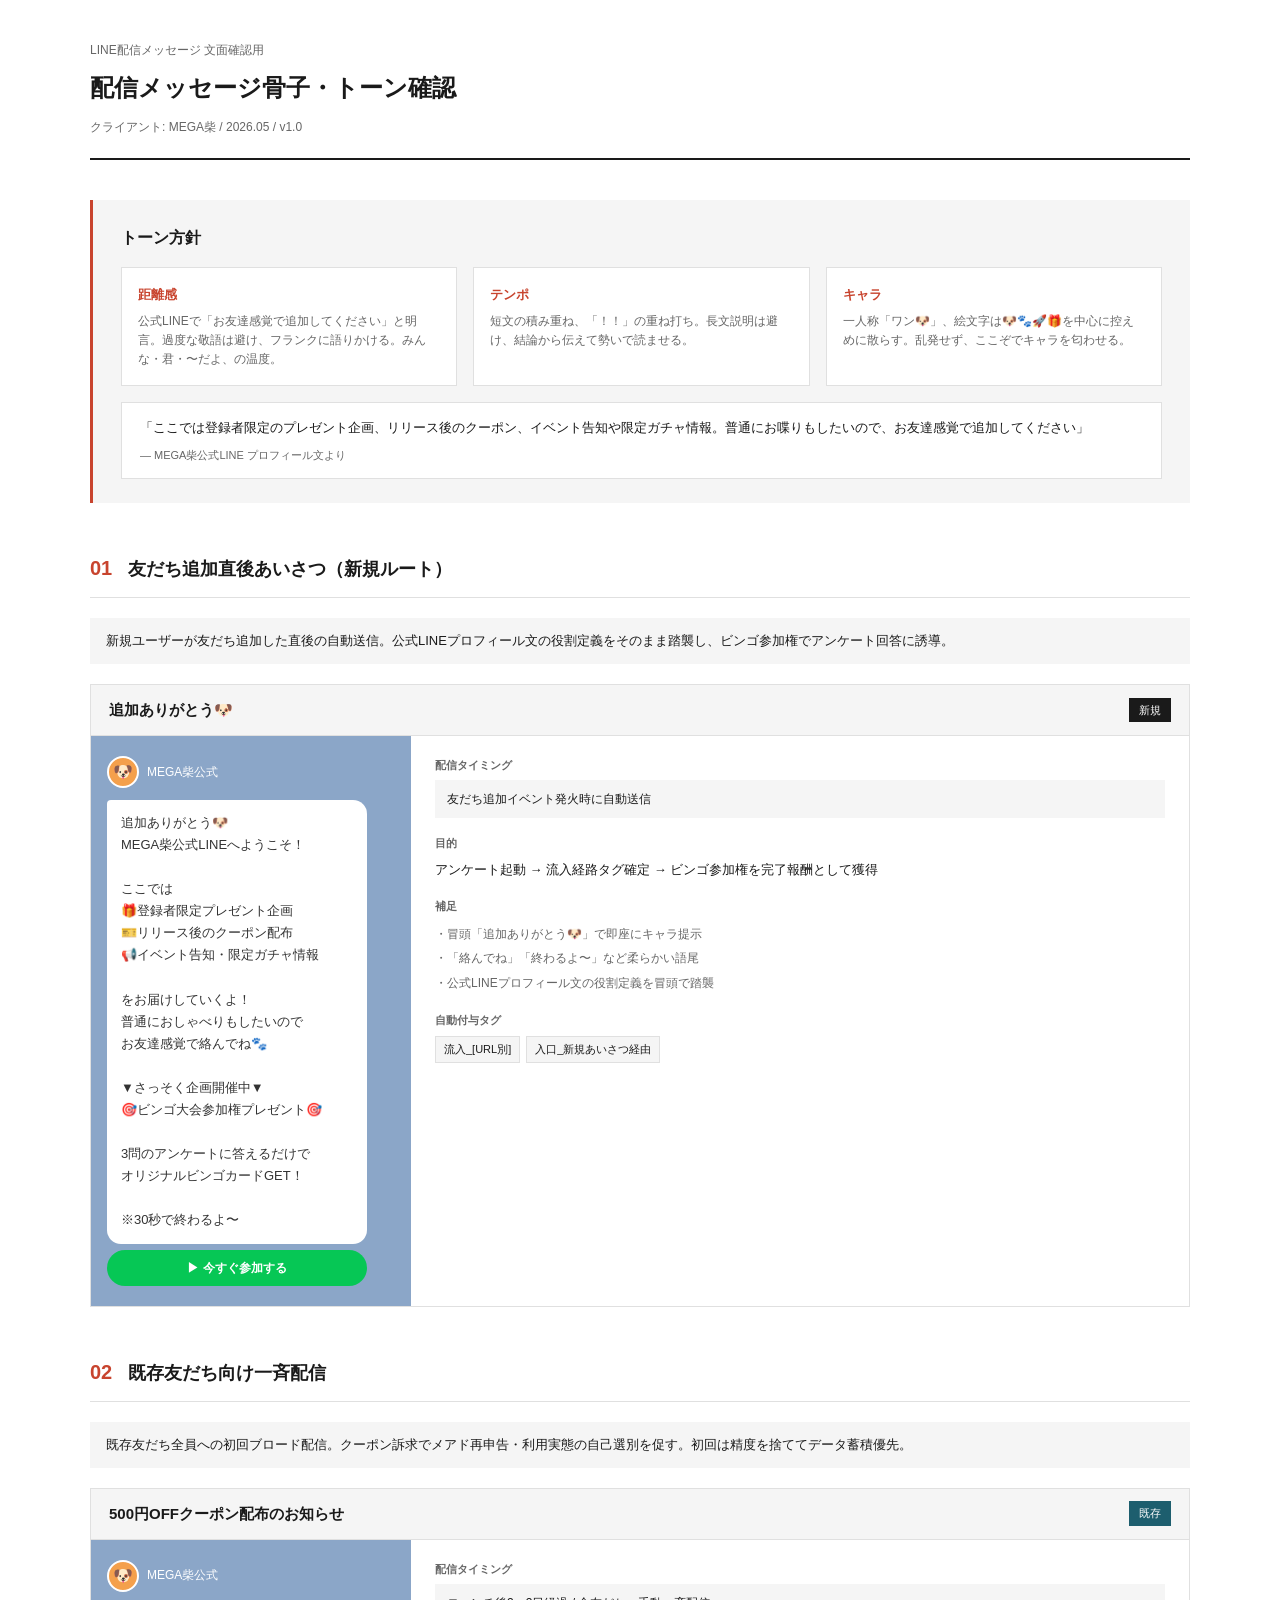
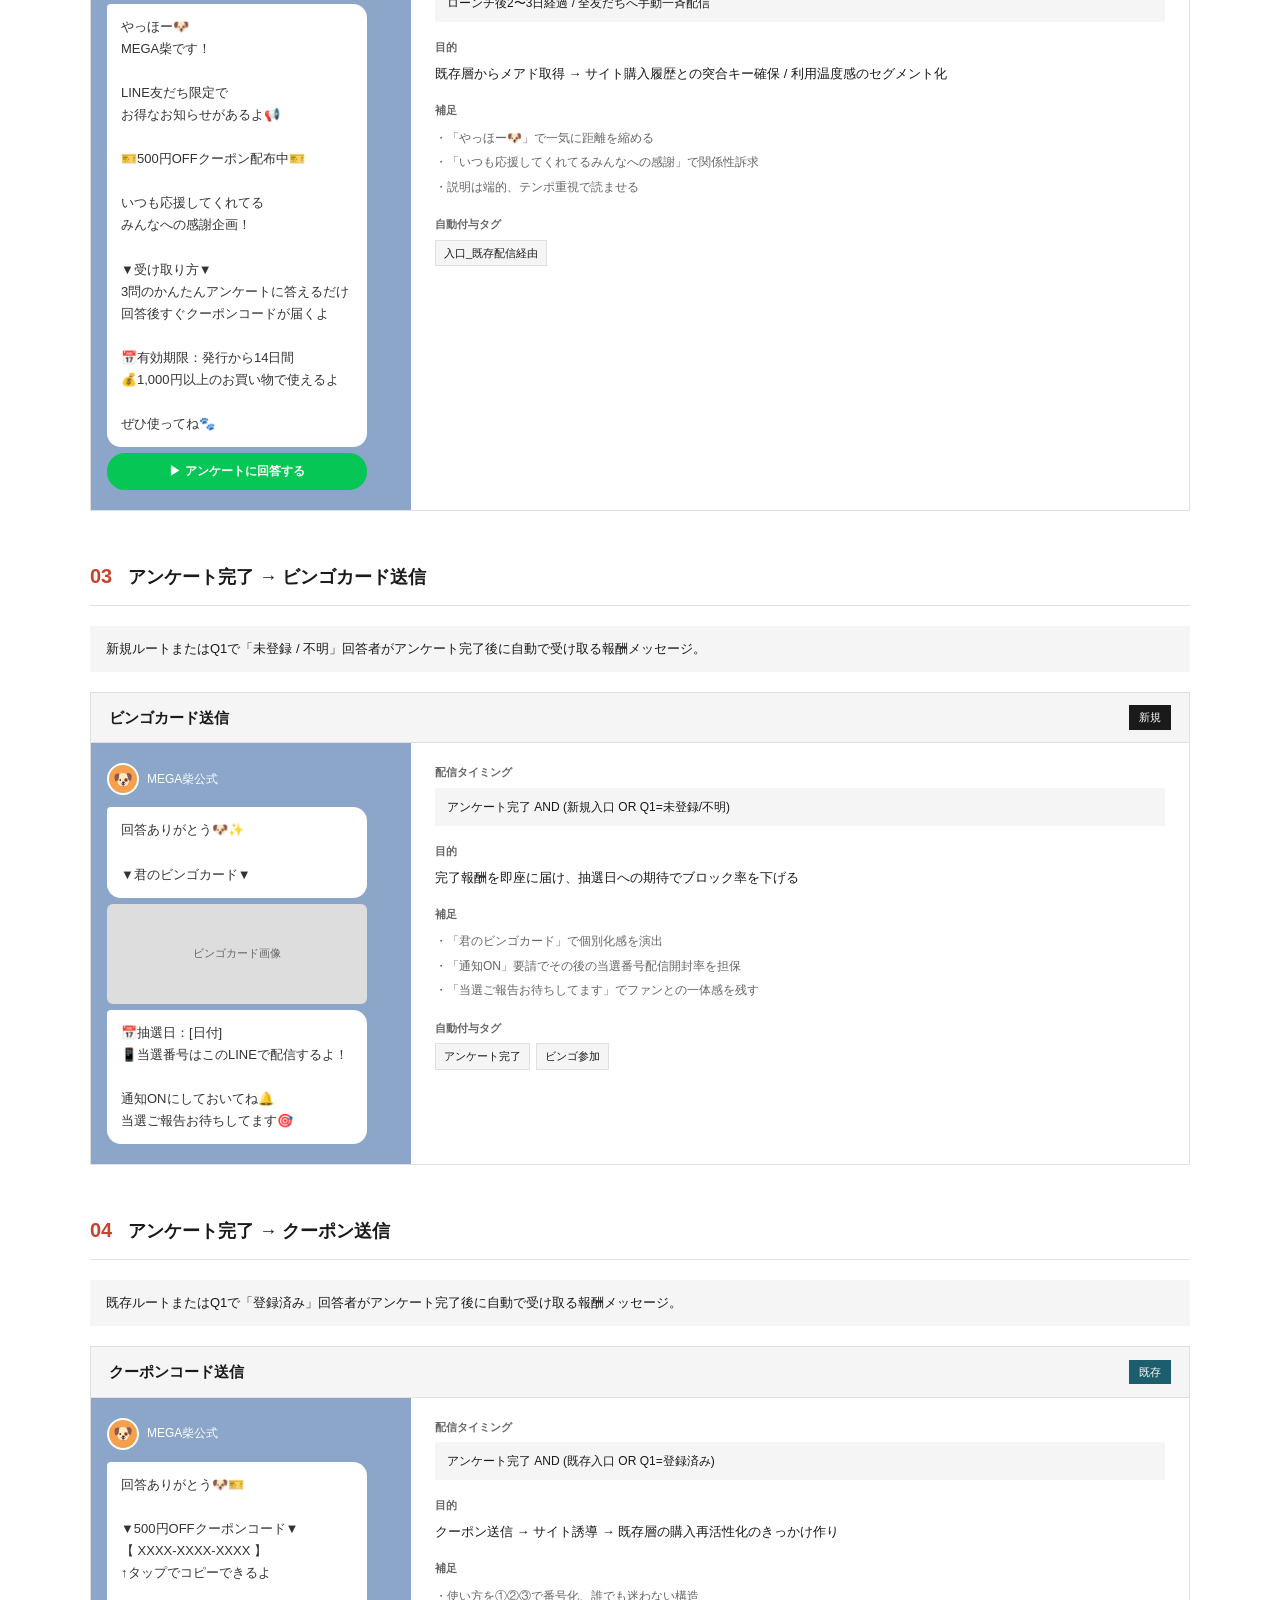
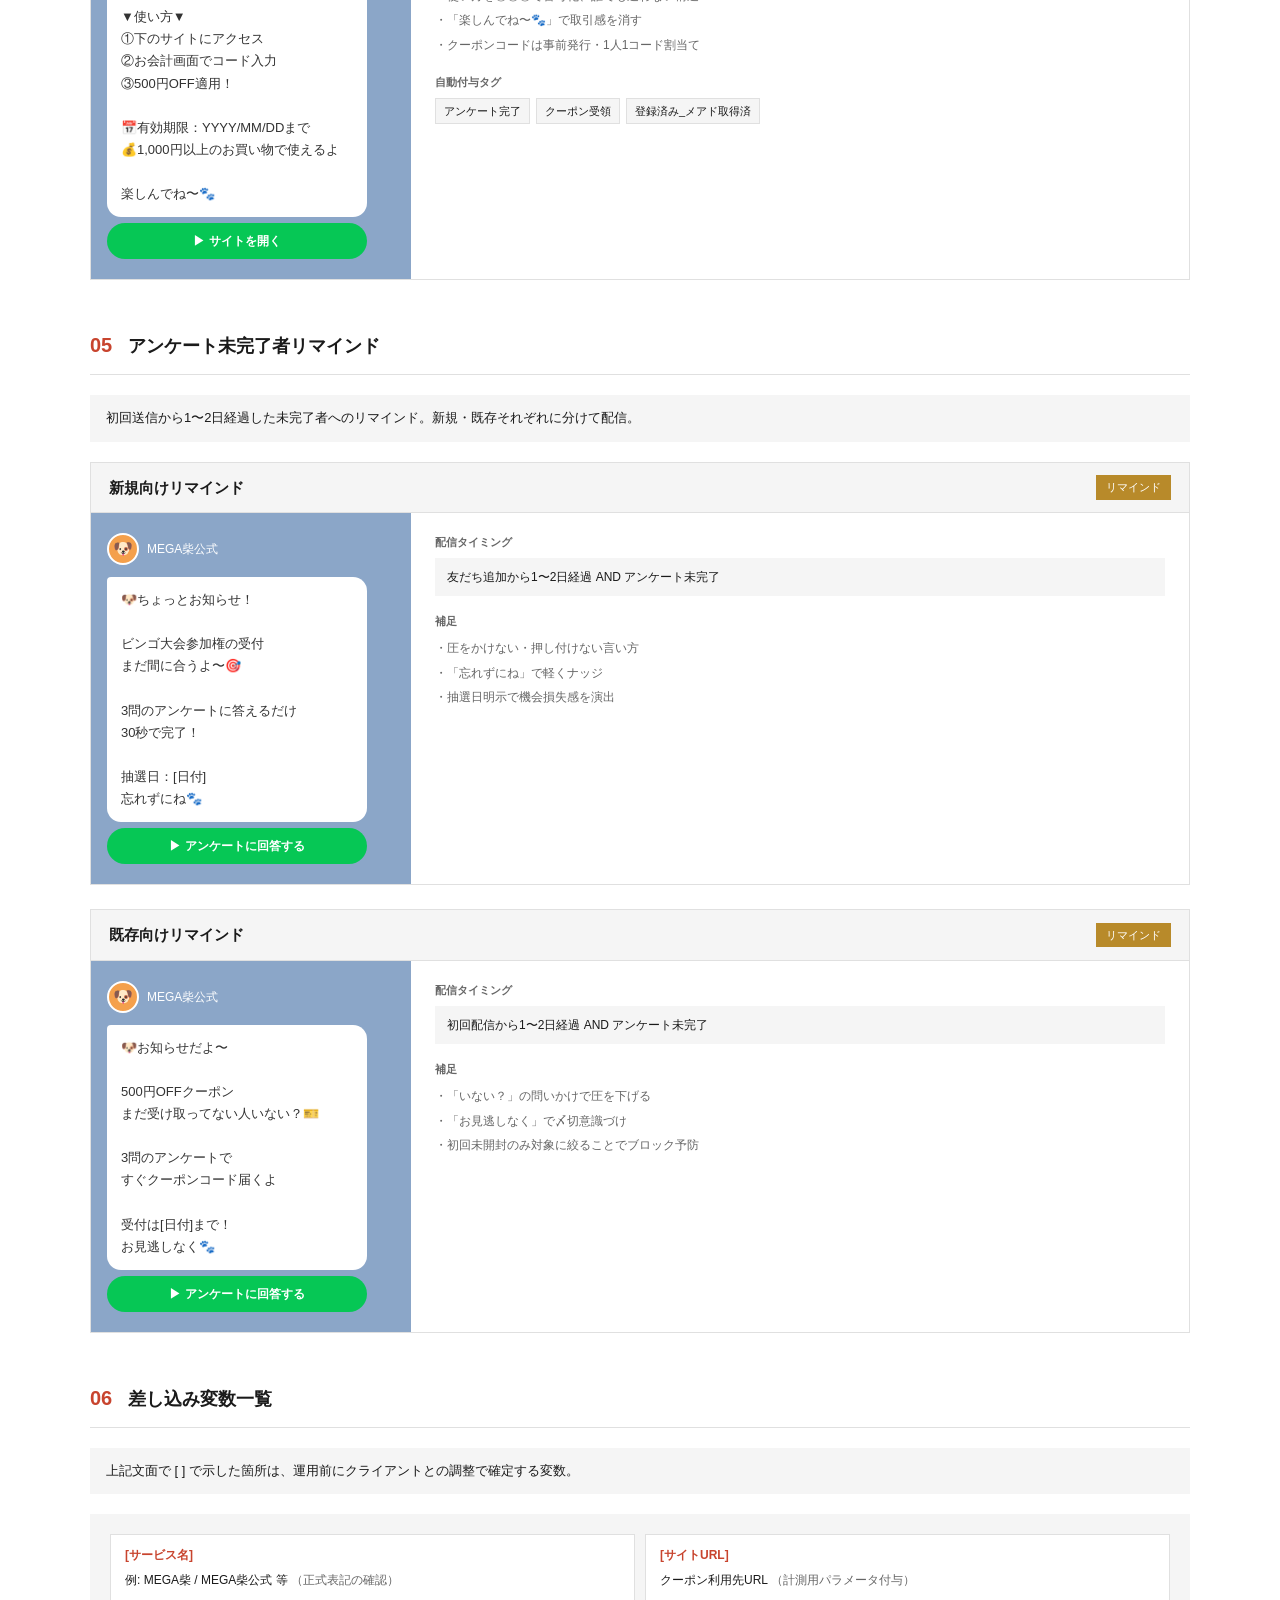
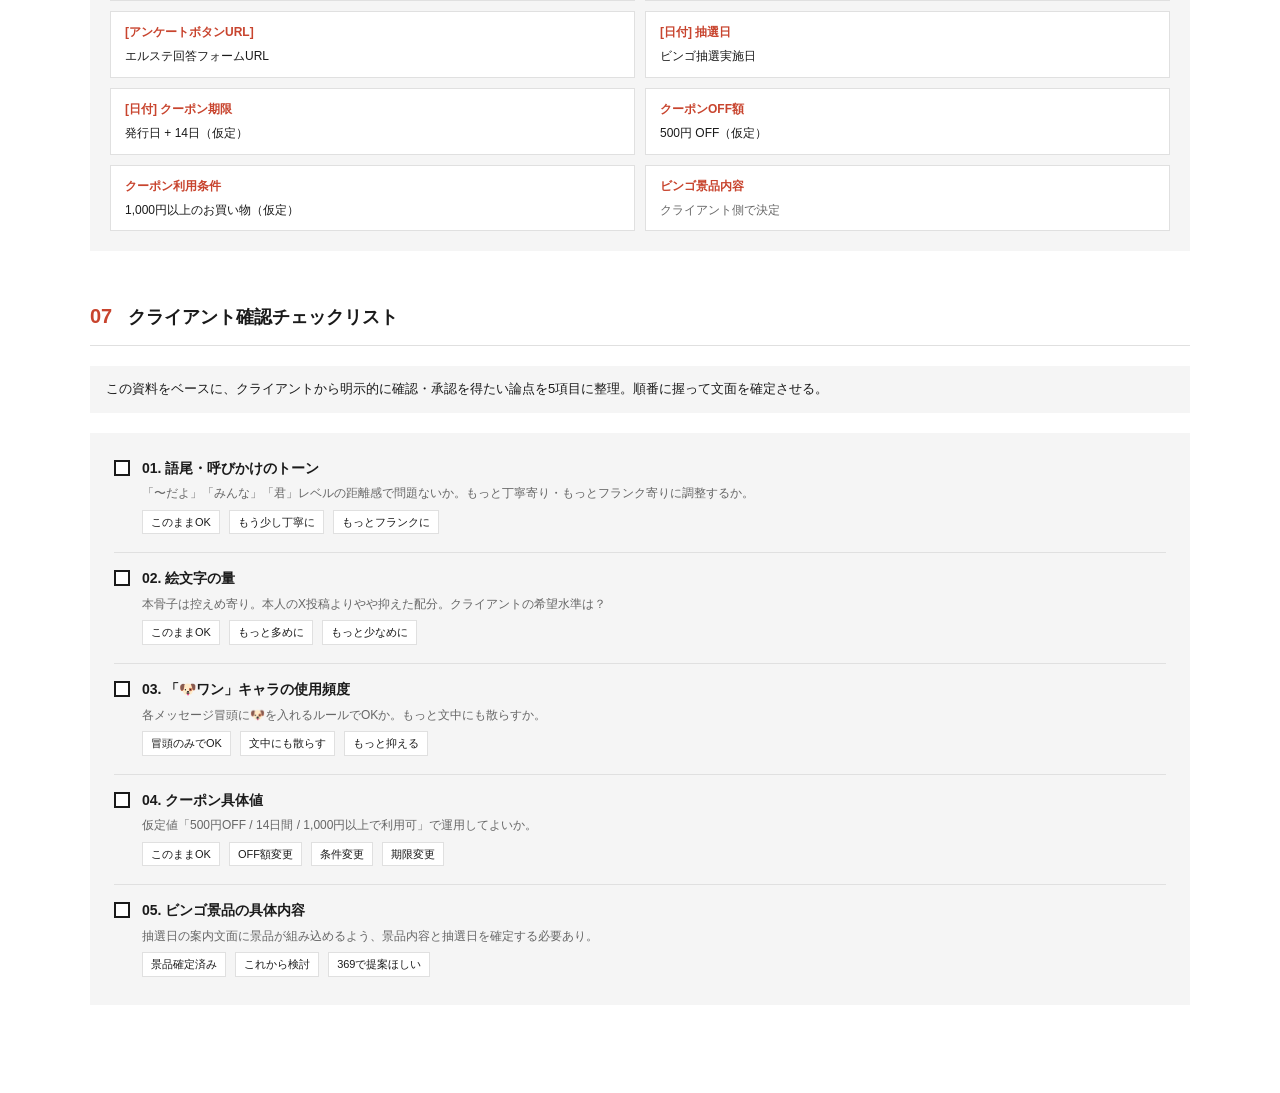
<file: line_messages.html>
<!DOCTYPE html>
<html lang="ja">
<head>
<meta charset="UTF-8">
<meta name="viewport" content="width=device-width, initial-scale=1.0">
<title>LINE配信メッセージ 文面確認用</title>
<style>
  :root {
    --ink: #1a1a1a;
    --paper: #ffffff;
    --paper-2: #f5f5f5;
    --accent: #c8442e;
    --gray-1: #666;
    --gray-2: #999;
    --line: #e0e0e0;
    --line-green: #06c755;
  }
  * { box-sizing: border-box; margin: 0; padding: 0; }
  body {
    background: var(--paper);
    color: var(--ink);
    font-family: 'Hiragino Kaku Gothic ProN', 'Hiragino Sans', 'Yu Gothic', Meiryo, sans-serif;
    font-size: 14px;
    line-height: 1.7;
    padding: 40px 32px;
  }
  .container { max-width: 1100px; margin: 0 auto; }

  .header {
    border-bottom: 2px solid var(--ink);
    padding-bottom: 20px;
    margin-bottom: 40px;
  }
  .header .eyebrow {
    font-size: 12px;
    color: var(--gray-1);
    margin-bottom: 8px;
  }
  .header h1 {
    font-size: 24px;
    font-weight: 700;
  }
  .header .meta {
    font-size: 12px;
    color: var(--gray-1);
    margin-top: 8px;
  }

  .tone-section {
    background: var(--paper-2);
    padding: 24px 28px;
    margin-bottom: 48px;
    border-left: 3px solid var(--accent);
  }
  .tone-section h2 {
    font-size: 16px;
    font-weight: 700;
    margin-bottom: 16px;
  }
  .tone-grid {
    display: grid;
    grid-template-columns: repeat(3, 1fr);
    gap: 16px;
    margin-bottom: 16px;
  }
  .tone-card {
    background: white;
    padding: 16px;
    border: 1px solid var(--line);
  }
  .tone-card h4 {
    font-size: 13px;
    font-weight: 700;
    margin-bottom: 6px;
    color: var(--accent);
  }
  .tone-card p {
    font-size: 12px;
    color: var(--gray-1);
    line-height: 1.6;
  }
  .tone-quote {
    padding: 14px 18px;
    background: white;
    border: 1px solid var(--line);
    font-size: 13px;
    color: var(--ink);
    line-height: 1.7;
  }
  .tone-quote .source {
    display: block;
    font-size: 11px;
    color: var(--gray-1);
    margin-top: 6px;
  }

  .section { margin-bottom: 48px; }
  .section-header {
    border-bottom: 1px solid var(--line);
    padding-bottom: 12px;
    margin-bottom: 20px;
    display: flex;
    align-items: baseline;
    gap: 16px;
  }
  .section-num {
    font-size: 20px;
    font-weight: 700;
    color: var(--accent);
  }
  .section-header h2 {
    font-size: 18px;
    font-weight: 700;
  }
  .section-lead {
    background: var(--paper-2);
    padding: 12px 16px;
    margin-bottom: 20px;
    font-size: 13px;
    color: var(--ink);
  }

  .msg-card {
    border: 1px solid var(--line);
    margin-bottom: 24px;
  }
  .msg-head {
    background: var(--paper-2);
    padding: 12px 18px;
    border-bottom: 1px solid var(--line);
    display: flex;
    justify-content: space-between;
    align-items: center;
  }
  .msg-head h3 {
    font-size: 15px;
    font-weight: 700;
  }
  .msg-tag {
    font-size: 11px;
    background: var(--ink);
    color: white;
    padding: 3px 10px;
  }
  .msg-tag.existing { background: #1d5e6e; }
  .msg-tag.remind { background: #b88a2a; }

  .msg-body {
    display: grid;
    grid-template-columns: 320px 1fr;
    gap: 0;
  }

  .line-preview {
    background: #8ba6c8;
    padding: 20px 16px;
  }
  .line-account {
    display: flex;
    align-items: center;
    gap: 8px;
    margin-bottom: 12px;
  }
  .line-avatar {
    width: 32px;
    height: 32px;
    border-radius: 50%;
    background: #f4a04c;
    display: flex;
    align-items: center;
    justify-content: center;
    font-size: 16px;
    border: 2px solid white;
  }
  .line-account-name {
    color: white;
    font-size: 12px;
    font-weight: 500;
  }
  .line-bubble {
    background: white;
    border-radius: 4px 14px 14px 14px;
    padding: 12px 14px;
    font-size: 13px;
    line-height: 1.7;
    white-space: pre-wrap;
    word-break: break-word;
    max-width: 260px;
    color: #333;
  }
  .line-button {
    margin-top: 6px;
    background: var(--line-green);
    color: white;
    padding: 8px 14px;
    border-radius: 18px;
    text-align: center;
    font-size: 12px;
    font-weight: 700;
    max-width: 260px;
  }
  .line-image-placeholder {
    margin-top: 6px;
    background: #ddd;
    border-radius: 6px;
    height: 100px;
    max-width: 260px;
    display: flex;
    align-items: center;
    justify-content: center;
    color: #666;
    font-size: 11px;
  }

  .msg-info {
    padding: 20px 24px;
  }
  .msg-info .info-block {
    margin-bottom: 16px;
  }
  .msg-info .info-block:last-child { margin-bottom: 0; }
  .msg-info .info-label {
    font-size: 11px;
    color: var(--gray-1);
    font-weight: 700;
    margin-bottom: 6px;
  }
  .msg-info .info-text {
    font-size: 13px;
    color: var(--ink);
    line-height: 1.7;
  }
  .msg-info .info-list {
    list-style: none;
  }
  .msg-info .info-list li {
    padding: 2px 0;
    padding-left: 12px;
    position: relative;
    font-size: 12px;
    color: var(--gray-1);
  }
  .msg-info .info-list li::before {
    content: '・';
    position: absolute;
    left: 0;
  }
  .msg-info .info-tag-row {
    display: flex;
    flex-wrap: wrap;
    gap: 6px;
  }
  .msg-info .info-tag {
    background: var(--paper-2);
    padding: 3px 8px;
    font-size: 11px;
    color: var(--ink);
    border: 1px solid var(--line);
  }
  .trigger-box {
    background: var(--paper-2);
    padding: 10px 12px;
    font-size: 12px;
    color: var(--ink);
    line-height: 1.5;
  }

  .variables {
    background: var(--paper-2);
    padding: 20px;
  }
  .var-grid {
    display: grid;
    grid-template-columns: repeat(2, 1fr);
    gap: 10px;
  }
  .var-item {
    background: white;
    padding: 10px 14px;
    border: 1px solid var(--line);
    font-size: 12px;
  }
  .var-item .var-key {
    font-weight: 700;
    color: var(--accent);
    margin-bottom: 4px;
  }
  .var-item .var-val {
    color: var(--ink);
  }
  .var-item .var-val .placeholder {
    color: var(--gray-1);
  }

  .checklist {
    background: var(--paper-2);
    padding: 24px;
  }
  .check-item {
    display: flex;
    align-items: flex-start;
    gap: 12px;
    margin-bottom: 14px;
    padding-bottom: 14px;
    border-bottom: 1px solid var(--line);
  }
  .check-item:last-child { border-bottom: none; margin-bottom: 0; padding-bottom: 0; }
  .check-box {
    width: 16px;
    height: 16px;
    border: 2px solid var(--ink);
    flex-shrink: 0;
    margin-top: 3px;
    background: white;
  }
  .check-body h4 {
    font-size: 14px;
    font-weight: 700;
    margin-bottom: 4px;
  }
  .check-body p {
    font-size: 12px;
    color: var(--gray-1);
    line-height: 1.6;
  }
  .check-body .options {
    margin-top: 6px;
    font-size: 11px;
  }
  .check-body .options span {
    background: white;
    padding: 2px 8px;
    margin-right: 6px;
    border: 1px solid var(--line);
    display: inline-block;
    margin-bottom: 4px;
    color: var(--ink);
  }

  @media (max-width: 900px) {
    body { padding: 24px 16px; }
    .tone-grid { grid-template-columns: 1fr; }
    .msg-body { grid-template-columns: 1fr; }
    .var-grid { grid-template-columns: 1fr; }
  }
</style>
</head>
<body>
<div class="container">

  <header class="header">
    <div class="eyebrow">LINE配信メッセージ 文面確認用</div>
    <h1>配信メッセージ骨子・トーン確認</h1>
    <div class="meta">クライアント: MEGA柴 / 2026.05 / v1.0</div>
  </header>

  <section class="tone-section">
    <h2>トーン方針</h2>
    <div class="tone-grid">
      <div class="tone-card">
        <h4>距離感</h4>
        <p>公式LINEで「お友達感覚で追加してください」と明言。過度な敬語は避け、フランクに語りかける。みんな・君・〜だよ、の温度。</p>
      </div>
      <div class="tone-card">
        <h4>テンポ</h4>
        <p>短文の積み重ね、「！！」の重ね打ち。長文説明は避け、結論から伝えて勢いで読ませる。</p>
      </div>
      <div class="tone-card">
        <h4>キャラ</h4>
        <p>一人称「ワン🐶」、絵文字は🐶🐾🚀🎁を中心に控えめに散らす。乱発せず、ここぞでキャラを匂わせる。</p>
      </div>
    </div>
    <div class="tone-quote">
      「ここでは登録者限定のプレゼント企画、リリース後のクーポン、イベント告知や限定ガチャ情報。普通にお喋りもしたいので、お友達感覚で追加してください」
      <span class="source">— MEGA柴公式LINE プロフィール文より</span>
    </div>
  </section>

  <section class="section">
    <div class="section-header">
      <div class="section-num">01</div>
      <h2>友だち追加直後あいさつ（新規ルート）</h2>
    </div>
    <div class="section-lead">
      新規ユーザーが友だち追加した直後の自動送信。公式LINEプロフィール文の役割定義をそのまま踏襲し、ビンゴ参加権でアンケート回答に誘導。
    </div>

    <div class="msg-card">
      <div class="msg-head">
        <h3>追加ありがとう🐶</h3>
        <div class="msg-tag">新規</div>
      </div>
      <div class="msg-body">
        <div class="line-preview">
          <div class="line-account">
            <div class="line-avatar">🐶</div>
            <div class="line-account-name">MEGA柴公式</div>
          </div>
          <div class="line-bubble">追加ありがとう🐶
MEGA柴公式LINEへようこそ！

ここでは
🎁登録者限定プレゼント企画
🎫リリース後のクーポン配布
📢イベント告知・限定ガチャ情報

をお届けしていくよ！
普通におしゃべりもしたいので
お友達感覚で絡んでね🐾

▼さっそく企画開催中▼
🎯ビンゴ大会参加権プレゼント🎯

3問のアンケートに答えるだけで
オリジナルビンゴカードGET！

※30秒で終わるよ〜</div>
          <div class="line-button">▶ 今すぐ参加する</div>
        </div>
        <div class="msg-info">
          <div class="info-block">
            <div class="info-label">配信タイミング</div>
            <div class="trigger-box">友だち追加イベント発火時に自動送信</div>
          </div>
          <div class="info-block">
            <div class="info-label">目的</div>
            <div class="info-text">アンケート起動 → 流入経路タグ確定 → ビンゴ参加権を完了報酬として獲得</div>
          </div>
          <div class="info-block">
            <div class="info-label">補足</div>
            <ul class="info-list">
              <li>冒頭「追加ありがとう🐶」で即座にキャラ提示</li>
              <li>「絡んでね」「終わるよ〜」など柔らかい語尾</li>
              <li>公式LINEプロフィール文の役割定義を冒頭で踏襲</li>
            </ul>
          </div>
          <div class="info-block">
            <div class="info-label">自動付与タグ</div>
            <div class="info-tag-row">
              <span class="info-tag">流入_[URL別]</span>
              <span class="info-tag">入口_新規あいさつ経由</span>
            </div>
          </div>
        </div>
      </div>
    </div>
  </section>

  <section class="section">
    <div class="section-header">
      <div class="section-num">02</div>
      <h2>既存友だち向け一斉配信</h2>
    </div>
    <div class="section-lead">
      既存友だち全員への初回ブロード配信。クーポン訴求でメアド再申告・利用実態の自己選別を促す。初回は精度を捨ててデータ蓄積優先。
    </div>

    <div class="msg-card">
      <div class="msg-head">
        <h3>500円OFFクーポン配布のお知らせ</h3>
        <div class="msg-tag existing">既存</div>
      </div>
      <div class="msg-body">
        <div class="line-preview">
          <div class="line-account">
            <div class="line-avatar">🐶</div>
            <div class="line-account-name">MEGA柴公式</div>
          </div>
          <div class="line-bubble">やっほー🐶
MEGA柴です！

LINE友だち限定で
お得なお知らせがあるよ📢

🎫500円OFFクーポン配布中🎫

いつも応援してくれてる
みんなへの感謝企画！

▼受け取り方▼
3問のかんたんアンケートに答えるだけ
回答後すぐクーポンコードが届くよ

📅有効期限：発行から14日間
💰1,000円以上のお買い物で使えるよ

ぜひ使ってね🐾</div>
          <div class="line-button">▶ アンケートに回答する</div>
        </div>
        <div class="msg-info">
          <div class="info-block">
            <div class="info-label">配信タイミング</div>
            <div class="trigger-box">ローンチ後2〜3日経過 / 全友だちへ手動一斉配信</div>
          </div>
          <div class="info-block">
            <div class="info-label">目的</div>
            <div class="info-text">既存層からメアド取得 → サイト購入履歴との突合キー確保 / 利用温度感のセグメント化</div>
          </div>
          <div class="info-block">
            <div class="info-label">補足</div>
            <ul class="info-list">
              <li>「やっほー🐶」で一気に距離を縮める</li>
              <li>「いつも応援してくれてるみんなへの感謝」で関係性訴求</li>
              <li>説明は端的、テンポ重視で読ませる</li>
            </ul>
          </div>
          <div class="info-block">
            <div class="info-label">自動付与タグ</div>
            <div class="info-tag-row">
              <span class="info-tag">入口_既存配信経由</span>
            </div>
          </div>
        </div>
      </div>
    </div>
  </section>

  <section class="section">
    <div class="section-header">
      <div class="section-num">03</div>
      <h2>アンケート完了 → ビンゴカード送信</h2>
    </div>
    <div class="section-lead">
      新規ルートまたはQ1で「未登録 / 不明」回答者がアンケート完了後に自動で受け取る報酬メッセージ。
    </div>

    <div class="msg-card">
      <div class="msg-head">
        <h3>ビンゴカード送信</h3>
        <div class="msg-tag">新規</div>
      </div>
      <div class="msg-body">
        <div class="line-preview">
          <div class="line-account">
            <div class="line-avatar">🐶</div>
            <div class="line-account-name">MEGA柴公式</div>
          </div>
          <div class="line-bubble">回答ありがとう🐶✨

▼君のビンゴカード▼</div>
          <div class="line-image-placeholder">ビンゴカード画像</div>
          <div class="line-bubble" style="margin-top: 6px;">📅抽選日：[日付]
📱当選番号はこのLINEで配信するよ！

通知ONにしておいてね🔔
当選ご報告お待ちしてます🎯</div>
        </div>
        <div class="msg-info">
          <div class="info-block">
            <div class="info-label">配信タイミング</div>
            <div class="trigger-box">アンケート完了 AND (新規入口 OR Q1=未登録/不明)</div>
          </div>
          <div class="info-block">
            <div class="info-label">目的</div>
            <div class="info-text">完了報酬を即座に届け、抽選日への期待でブロック率を下げる</div>
          </div>
          <div class="info-block">
            <div class="info-label">補足</div>
            <ul class="info-list">
              <li>「君のビンゴカード」で個別化感を演出</li>
              <li>「通知ON」要請でその後の当選番号配信開封率を担保</li>
              <li>「当選ご報告お待ちしてます」でファンとの一体感を残す</li>
            </ul>
          </div>
          <div class="info-block">
            <div class="info-label">自動付与タグ</div>
            <div class="info-tag-row">
              <span class="info-tag">アンケート完了</span>
              <span class="info-tag">ビンゴ参加</span>
            </div>
          </div>
        </div>
      </div>
    </div>
  </section>

  <section class="section">
    <div class="section-header">
      <div class="section-num">04</div>
      <h2>アンケート完了 → クーポン送信</h2>
    </div>
    <div class="section-lead">
      既存ルートまたはQ1で「登録済み」回答者がアンケート完了後に自動で受け取る報酬メッセージ。
    </div>

    <div class="msg-card">
      <div class="msg-head">
        <h3>クーポンコード送信</h3>
        <div class="msg-tag existing">既存</div>
      </div>
      <div class="msg-body">
        <div class="line-preview">
          <div class="line-account">
            <div class="line-avatar">🐶</div>
            <div class="line-account-name">MEGA柴公式</div>
          </div>
          <div class="line-bubble">回答ありがとう🐶🎫

▼500円OFFクーポンコード▼
【 XXXX-XXXX-XXXX 】
↑タップでコピーできるよ

▼使い方▼
①下のサイトにアクセス
②お会計画面でコード入力
③500円OFF適用！

📅有効期限：YYYY/MM/DDまで
💰1,000円以上のお買い物で使えるよ

楽しんでね〜🐾</div>
          <div class="line-button">▶ サイトを開く</div>
        </div>
        <div class="msg-info">
          <div class="info-block">
            <div class="info-label">配信タイミング</div>
            <div class="trigger-box">アンケート完了 AND (既存入口 OR Q1=登録済み)</div>
          </div>
          <div class="info-block">
            <div class="info-label">目的</div>
            <div class="info-text">クーポン送信 → サイト誘導 → 既存層の購入再活性化のきっかけ作り</div>
          </div>
          <div class="info-block">
            <div class="info-label">補足</div>
            <ul class="info-list">
              <li>使い方を①②③で番号化、誰でも迷わない構造</li>
              <li>「楽しんでね〜🐾」で取引感を消す</li>
              <li>クーポンコードは事前発行・1人1コード割当て</li>
            </ul>
          </div>
          <div class="info-block">
            <div class="info-label">自動付与タグ</div>
            <div class="info-tag-row">
              <span class="info-tag">アンケート完了</span>
              <span class="info-tag">クーポン受領</span>
              <span class="info-tag">登録済み_メアド取得済</span>
            </div>
          </div>
        </div>
      </div>
    </div>
  </section>

  <section class="section">
    <div class="section-header">
      <div class="section-num">05</div>
      <h2>アンケート未完了者リマインド</h2>
    </div>
    <div class="section-lead">
      初回送信から1〜2日経過した未完了者へのリマインド。新規・既存それぞれに分けて配信。
    </div>

    <div class="msg-card">
      <div class="msg-head">
        <h3>新規向けリマインド</h3>
        <div class="msg-tag remind">リマインド</div>
      </div>
      <div class="msg-body">
        <div class="line-preview">
          <div class="line-account">
            <div class="line-avatar">🐶</div>
            <div class="line-account-name">MEGA柴公式</div>
          </div>
          <div class="line-bubble">🐶ちょっとお知らせ！

ビンゴ大会参加権の受付
まだ間に合うよ〜🎯

3問のアンケートに答えるだけ
30秒で完了！

抽選日：[日付]
忘れずにね🐾</div>
          <div class="line-button">▶ アンケートに回答する</div>
        </div>
        <div class="msg-info">
          <div class="info-block">
            <div class="info-label">配信タイミング</div>
            <div class="trigger-box">友だち追加から1〜2日経過 AND アンケート未完了</div>
          </div>
          <div class="info-block">
            <div class="info-label">補足</div>
            <ul class="info-list">
              <li>圧をかけない・押し付けない言い方</li>
              <li>「忘れずにね」で軽くナッジ</li>
              <li>抽選日明示で機会損失感を演出</li>
            </ul>
          </div>
        </div>
      </div>
    </div>

    <div class="msg-card">
      <div class="msg-head">
        <h3>既存向けリマインド</h3>
        <div class="msg-tag remind">リマインド</div>
      </div>
      <div class="msg-body">
        <div class="line-preview">
          <div class="line-account">
            <div class="line-avatar">🐶</div>
            <div class="line-account-name">MEGA柴公式</div>
          </div>
          <div class="line-bubble">🐶お知らせだよ〜

500円OFFクーポン
まだ受け取ってない人いない？🎫

3問のアンケートで
すぐクーポンコード届くよ

受付は[日付]まで！
お見逃しなく🐾</div>
          <div class="line-button">▶ アンケートに回答する</div>
        </div>
        <div class="msg-info">
          <div class="info-block">
            <div class="info-label">配信タイミング</div>
            <div class="trigger-box">初回配信から1〜2日経過 AND アンケート未完了</div>
          </div>
          <div class="info-block">
            <div class="info-label">補足</div>
            <ul class="info-list">
              <li>「いない？」の問いかけで圧を下げる</li>
              <li>「お見逃しなく」で〆切意識づけ</li>
              <li>初回未開封のみ対象に絞ることでブロック予防</li>
            </ul>
          </div>
        </div>
      </div>
    </div>
  </section>

  <section class="section">
    <div class="section-header">
      <div class="section-num">06</div>
      <h2>差し込み変数一覧</h2>
    </div>
    <div class="section-lead">
      上記文面で [ ] で示した箇所は、運用前にクライアントとの調整で確定する変数。
    </div>

    <div class="variables">
      <div class="var-grid">
        <div class="var-item">
          <div class="var-key">[サービス名]</div>
          <div class="var-val">例: MEGA柴 / MEGA柴公式 等 <span class="placeholder">（正式表記の確認）</span></div>
        </div>
        <div class="var-item">
          <div class="var-key">[サイトURL]</div>
          <div class="var-val">クーポン利用先URL <span class="placeholder">（計測用パラメータ付与）</span></div>
        </div>
        <div class="var-item">
          <div class="var-key">[アンケートボタンURL]</div>
          <div class="var-val">エルステ回答フォームURL</div>
        </div>
        <div class="var-item">
          <div class="var-key">[日付] 抽選日</div>
          <div class="var-val">ビンゴ抽選実施日</div>
        </div>
        <div class="var-item">
          <div class="var-key">[日付] クーポン期限</div>
          <div class="var-val">発行日 + 14日（仮定）</div>
        </div>
        <div class="var-item">
          <div class="var-key">クーポンOFF額</div>
          <div class="var-val">500円 OFF（仮定）</div>
        </div>
        <div class="var-item">
          <div class="var-key">クーポン利用条件</div>
          <div class="var-val">1,000円以上のお買い物（仮定）</div>
        </div>
        <div class="var-item">
          <div class="var-key">ビンゴ景品内容</div>
          <div class="var-val"><span class="placeholder">クライアント側で決定</span></div>
        </div>
      </div>
    </div>
  </section>

  <section class="section">
    <div class="section-header">
      <div class="section-num">07</div>
      <h2>クライアント確認チェックリスト</h2>
    </div>
    <div class="section-lead">
      この資料をベースに、クライアントから明示的に確認・承認を得たい論点を5項目に整理。順番に握って文面を確定させる。
    </div>

    <div class="checklist">
      <div class="check-item">
        <div class="check-box"></div>
        <div class="check-body">
          <h4>01. 語尾・呼びかけのトーン</h4>
          <p>「〜だよ」「みんな」「君」レベルの距離感で問題ないか。もっと丁寧寄り・もっとフランク寄りに調整するか。</p>
          <div class="options">
            <span>このままOK</span>
            <span>もう少し丁寧に</span>
            <span>もっとフランクに</span>
          </div>
        </div>
      </div>

      <div class="check-item">
        <div class="check-box"></div>
        <div class="check-body">
          <h4>02. 絵文字の量</h4>
          <p>本骨子は控えめ寄り。本人のX投稿よりやや抑えた配分。クライアントの希望水準は？</p>
          <div class="options">
            <span>このままOK</span>
            <span>もっと多めに</span>
            <span>もっと少なめに</span>
          </div>
        </div>
      </div>

      <div class="check-item">
        <div class="check-box"></div>
        <div class="check-body">
          <h4>03. 「🐶ワン」キャラの使用頻度</h4>
          <p>各メッセージ冒頭に🐶を入れるルールでOKか。もっと文中にも散らすか。</p>
          <div class="options">
            <span>冒頭のみでOK</span>
            <span>文中にも散らす</span>
            <span>もっと抑える</span>
          </div>
        </div>
      </div>

      <div class="check-item">
        <div class="check-box"></div>
        <div class="check-body">
          <h4>04. クーポン具体値</h4>
          <p>仮定値「500円OFF / 14日間 / 1,000円以上で利用可」で運用してよいか。</p>
          <div class="options">
            <span>このままOK</span>
            <span>OFF額変更</span>
            <span>条件変更</span>
            <span>期限変更</span>
          </div>
        </div>
      </div>

      <div class="check-item">
        <div class="check-box"></div>
        <div class="check-body">
          <h4>05. ビンゴ景品の具体内容</h4>
          <p>抽選日の案内文面に景品が組み込めるよう、景品内容と抽選日を確定する必要あり。</p>
          <div class="options">
            <span>景品確定済み</span>
            <span>これから検討</span>
            <span>369で提案ほしい</span>
          </div>
        </div>
      </div>
    </div>
  </section>

</div>
</body>
</html>
</file>
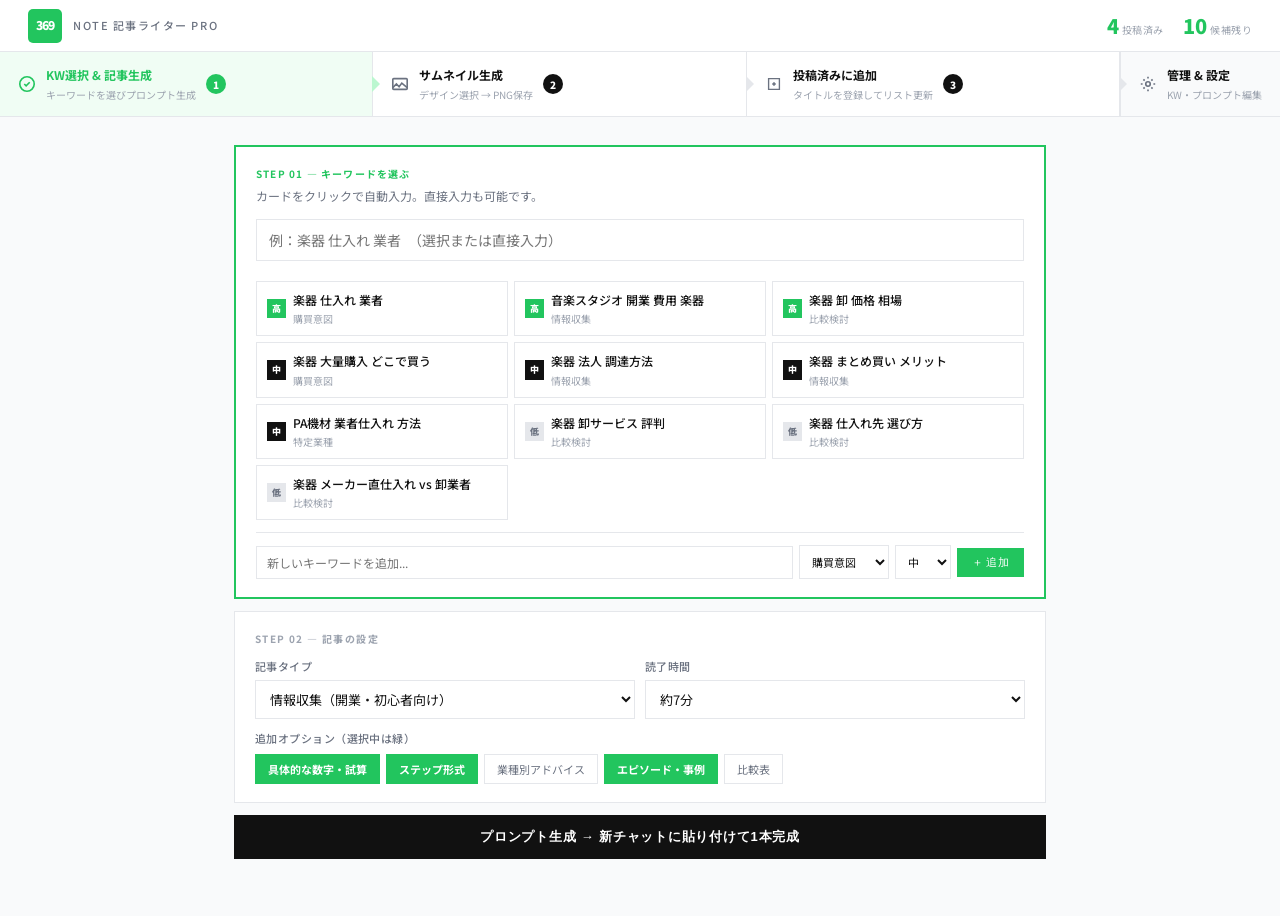
<file: note_writer_pro-2.html>
<!DOCTYPE html>
<html lang="ja">
<head>
<meta charset="UTF-8">
<meta name="viewport" content="width=device-width,initial-scale=1.0">
<title>note記事ライター Pro — 369</title>
<style>
@import url('https://fonts.googleapis.com/css2?family=Noto+Sans+JP:wght@400;500;700;900&display=swap');
:root{
  --g:#22c55e;--g-dark:#16a34a;--g-light:#f0fdf4;--g-border:#bbf7d0;
  --ink:#111;--muted:#9ca3af;--muted2:#6b7280;
  --surface:#f9fafb;--border:#e5e7eb;--red:#ef4444;
}
*{box-sizing:border-box;margin:0;padding:0;}
body{font-family:'Noto Sans JP',sans-serif;background:#fff;color:var(--ink);font-size:14px;line-height:1.7;}

/* HDR */
.hdr{background:#fff;border-bottom:1px solid var(--border);padding:0 28px;height:52px;display:flex;align-items:center;justify-content:space-between;}
.hdr-logo{width:34px;height:34px;background:var(--g);border-radius:5px;display:flex;align-items:center;justify-content:center;}
.hdr-logo span{color:#fff;font-size:12px;font-weight:900;letter-spacing:-1px;}
.hdr-title{font-size:11px;font-weight:500;color:var(--muted2);letter-spacing:.14em;text-transform:uppercase;margin-left:11px;}
.hdr-stats{display:flex;gap:20px;align-items:baseline;}
.hdr-stat-num{font-size:20px;font-weight:900;color:var(--g);}
.hdr-stat-label{font-size:10px;color:var(--muted);margin-left:3px;letter-spacing:.04em;}

/* FLOW NAV — タブ兼フローバー */
.flow-nav{display:flex;border-bottom:1px solid var(--border);background:#fff;}
.flow-step{flex:1;display:flex;align-items:center;gap:10px;padding:13px 18px;cursor:pointer;border-right:1px solid var(--border);transition:background .12s;position:relative;}
.flow-step:last-child{border-right:none;}
.flow-step:hover{background:var(--surface);}
.flow-step.active{background:var(--g-light);}
.flow-step.active .fn-num{background:var(--g);}
.flow-step.active .fn-title{color:var(--g);}
.fn-sep{width:1px;background:var(--border);align-self:stretch;margin:0;}
/* 管理設定は左にセパレーター+背景色で区別 */
#fn-3{background:var(--surface);border-left:1px solid var(--border);}
.fn-num{width:20px;height:20px;border-radius:50%;background:var(--ink);color:#fff;font-size:10px;font-weight:900;display:flex;align-items:center;justify-content:center;flex-shrink:0;transition:background .12s;}
.fn-title{font-size:12px;font-weight:700;color:var(--ink);}
.fn-desc{font-size:10px;color:var(--muted);margin-top:1px;}
.fn-arrow{position:absolute;right:-8px;top:50%;transform:translateY(-50%);width:0;height:0;border-top:8px solid transparent;border-bottom:8px solid transparent;border-left:8px solid var(--border);z-index:2;}
.flow-step.active .fn-arrow{border-left-color:var(--g-border);}
.flow-step:last-child .fn-arrow{display:none;}
.fn-icon{width:18px;height:18px;flex-shrink:0;color:var(--muted2);}
.flow-step.active .fn-icon{color:var(--g);}

/* BODY */
.app-body{background:var(--surface);min-height:calc(100vh - 52px - 49px);}
.main-wrap{max-width:860px;margin:0 auto;padding:28px 24px;}

/* PANELS */
.panel{display:none;}.panel.active{display:block;}

/* SEC */
.sec{background:#fff;border:1px solid var(--border);padding:18px 20px;margin-bottom:12px;}
.sec.highlight{border-color:var(--g);border-width:2px;}
.sec-ttl{font-size:10px;font-weight:700;letter-spacing:.14em;text-transform:uppercase;color:var(--muted);margin-bottom:10px;}
.sec-label{font-size:10px;font-weight:700;letter-spacing:.12em;text-transform:uppercase;color:var(--g);margin-bottom:4px;}
.sec-sub{font-size:12px;color:var(--muted2);margin-bottom:12px;}

/* FORM */
.row2{display:grid;grid-template-columns:1fr 1fr;gap:10px;margin-bottom:10px;}
.row1{margin-bottom:10px;}
label{font-size:11px;font-weight:500;color:var(--muted2);display:block;margin-bottom:4px;letter-spacing:.04em;}
input,select,textarea{width:100%;font-size:13px;padding:8px 10px;border:1px solid var(--border);background:#fff;color:var(--ink);font-family:'Noto Sans JP',sans-serif;transition:border-color .12s;border-radius:0;}
input:focus,select:focus,textarea:focus{outline:none;border-color:var(--g);}
textarea{resize:vertical;line-height:1.7;}

/* CHIPS */
.chips{display:flex;flex-wrap:wrap;gap:6px;margin-top:6px;}
.chip{font-size:11px;padding:5px 12px;border:1px solid var(--border);cursor:pointer;color:var(--muted2);transition:all .12s;user-select:none;background:#fff;}
.chip:hover{border-color:var(--g);color:var(--g);}
.chip.on{background:var(--g);color:#fff;border-color:var(--g);font-weight:700;}

/* BUTTONS */
.btn-primary{width:100%;padding:13px;background:var(--ink);color:#fff;border:none;font-size:13px;font-weight:700;cursor:pointer;transition:background .12s;letter-spacing:.06em;text-transform:uppercase;}
.btn-primary:hover{background:var(--g);}
.btn-sm{font-size:11px;padding:6px 14px;border:1px solid var(--border);background:#fff;color:var(--ink);cursor:pointer;transition:all .12s;white-space:nowrap;letter-spacing:.03em;}
.btn-sm:hover{border-color:var(--ink);}
.btn-green{background:var(--g);color:#fff;border-color:var(--g);}
.btn-green:hover{background:var(--g-dark);border-color:var(--g-dark);}
.btn-danger{font-size:11px;padding:6px 14px;border:1px solid #fca5a5;background:#fff;color:var(--red);cursor:pointer;}
.btn-dl{width:100%;padding:12px;background:var(--g);color:#fff;border:none;font-size:12px;font-weight:700;cursor:pointer;margin-top:10px;transition:background .12s;text-transform:uppercase;letter-spacing:.06em;}
.btn-dl:hover{background:var(--g-dark);}

/* KW GRID */
.kw-grid{display:grid;grid-template-columns:repeat(auto-fill,minmax(190px,1fr));gap:6px;margin-top:10px;}
.kw-card{display:flex;align-items:center;justify-content:space-between;gap:6px;padding:8px 10px;border:1px solid var(--border);background:#fff;cursor:pointer;transition:all .12s;}
.kw-card:hover,.kw-card.selected{border-color:var(--g);background:var(--g-light);}
.kw-card.done{opacity:.35;cursor:default;}
.kw-card.done .kw-label{text-decoration:line-through;}
.kw-card-left{display:flex;align-items:center;gap:7px;min-width:0;}
.kw-pri{font-size:9px;font-weight:900;padding:2px 5px;flex-shrink:0;letter-spacing:.03em;}
.pri-high{background:var(--g);color:#fff;}
.pri-mid{background:var(--ink);color:#fff;}
.pri-low{background:var(--border);color:var(--muted2);}
.kw-label{font-size:12px;font-weight:500;overflow:hidden;text-overflow:ellipsis;white-space:nowrap;}
.kw-type{font-size:10px;color:var(--muted);}
.kw-del{opacity:0;font-size:14px;color:var(--muted);cursor:pointer;padding:0 2px;flex-shrink:0;transition:opacity .12s;line-height:1;border:none;background:none;}
.kw-card:hover .kw-del{opacity:1;}
.kw-del:hover{color:var(--red);}

/* OUTPUT */
.out-box{background:#fff;border:1px solid var(--border);padding:16px 18px;margin-top:12px;display:none;}
.out-head{display:flex;justify-content:space-between;align-items:center;margin-bottom:9px;}
.out-label{font-size:10px;font-weight:700;color:var(--muted);letter-spacing:.1em;text-transform:uppercase;}
pre{white-space:pre-wrap;font-family:'Noto Sans JP',sans-serif;font-size:12px;line-height:1.9;color:var(--ink);max-height:420px;overflow-y:auto;background:var(--surface);border:1px solid var(--border);padding:13px 15px;}
.hint{font-size:12px;color:var(--muted2);margin-top:9px;line-height:1.7;padding:9px 13px;border-left:3px solid var(--g);background:var(--surface);}
.posted-form{background:var(--g-light);border:1px solid var(--g-border);padding:12px 14px;margin-top:10px;display:none;}
.posted-form p{font-size:12px;font-weight:700;margin-bottom:8px;letter-spacing:.04em;}
.posted-row{display:flex;gap:8px;}
.posted-row input{flex:1;}

/* PUB LIST */
.pub-item{display:flex;align-items:flex-start;gap:8px;padding:8px 0;border-bottom:1px solid var(--border);}
.pub-item:last-child{border-bottom:none;}
.pub-num{font-size:11px;font-weight:900;color:var(--g);min-width:18px;}
.pub-text{font-size:12px;line-height:1.5;}
.pub-kw{font-size:10px;color:var(--muted);}

/* ACCORDION */
.accordion{border:1px solid var(--border);margin-top:12px;}
.acc-hdr{display:flex;justify-content:space-between;align-items:center;padding:12px 16px;cursor:pointer;background:#fff;}
.acc-hdr:hover{background:var(--surface);}
.acc-title{font-size:10px;font-weight:700;letter-spacing:.12em;text-transform:uppercase;color:var(--muted2);}
.acc-body{padding:14px 16px;border-top:1px solid var(--border);background:#fff;display:none;}
.acc-body.open{display:block;}
.acc-arr{font-size:10px;color:var(--muted);transition:transform .2s;}
.acc-arr.open{transform:rotate(180deg);}

/* THUMB */
.thumb-design-grid{display:grid;grid-template-columns:repeat(3,1fr);gap:8px;margin-top:8px;}
.design-card{border:2px solid var(--border);padding:0;cursor:pointer;transition:all .12s;overflow:hidden;}
.design-card:hover{border-color:var(--g);}
.design-card.selected{border-color:var(--g);border-width:2px;}
.design-preview{height:60px;display:flex;align-items:center;justify-content:center;font-size:10px;font-weight:700;color:#fff;letter-spacing:.04em;}
.design-label{font-size:10px;padding:4px 8px;text-align:center;color:var(--muted2);background:#fff;border-top:1px solid var(--border);}
.canvas-wrap{background:var(--surface);border:1px solid var(--border);padding:8px;text-align:center;margin-top:10px;}
canvas{max-width:100%;height:auto;box-shadow:0 2px 12px rgba(0,0,0,.1);}

/* COLOR SWATCHES */
.swatch-grid{display:flex;flex-wrap:wrap;gap:6px;margin-top:8px;}
.swatch{width:28px;height:28px;border-radius:50%;cursor:pointer;border:3px solid transparent;transition:all .15s;}
.swatch.selected{border-color:var(--ink);}

/* FORMAT EDIT */
.format-sample{background:var(--surface);border:1px solid var(--border);border-left:3px solid var(--g);padding:14px 16px;margin-top:10px;font-size:12px;line-height:1.9;color:var(--muted2);}
.format-sample strong{color:var(--ink);}
.spec-table{width:100%;font-size:13px;border-collapse:collapse;}
.spec-table td{padding:8px 0;border-bottom:1px solid var(--border);vertical-align:top;}
.spec-table td:first-child{font-weight:700;width:32%;padding-right:12px;}
.spec-table td:last-child{color:var(--muted2);}
</style>
</head>
<body>

<!-- HEADER -->
<div class="hdr">
  <div style="display:flex;align-items:center;">
    <div class="hdr-logo"><span>369</span></div>
    <span class="hdr-title">note 記事ライター Pro</span>
  </div>
  <div class="hdr-stats">
    <div><span class="hdr-stat-num" id="stat-done">0</span><span class="hdr-stat-label">投稿済み</span></div>
    <div><span class="hdr-stat-num" id="stat-remain">0</span><span class="hdr-stat-label">候補残り</span></div>
  </div>
</div>

<!-- FLOW NAV（タブ兼フローバー） -->
<div class="flow-nav">
  <div class="flow-step active" id="fn-0" onclick="showStep(0)">
    <svg class="fn-icon" viewBox="0 0 20 20" fill="none" stroke="currentColor" stroke-width="1.8"><circle cx="10" cy="10" r="8"/><path d="M7 10l2 2 4-4"/></svg>
    <div><div class="fn-title">KW選択 &amp; 記事生成</div><div class="fn-desc">キーワードを選びプロンプト生成</div></div>
    <div class="fn-num">1</div>
    <div class="fn-arrow"></div>
  </div>
  <div class="flow-step" id="fn-1" onclick="showStep(1)">
    <svg class="fn-icon" viewBox="0 0 20 20" fill="none" stroke="currentColor" stroke-width="1.8"><rect x="2" y="4" width="16" height="12" rx="1"/><path d="M2 14l4-4 3 3 3-4 6 5"/></svg>
    <div><div class="fn-title">サムネイル生成</div><div class="fn-desc">デザイン選択 → PNG保存</div></div>
    <div class="fn-num">2</div>
    <div class="fn-arrow"></div>
  </div>
  <div class="flow-step" id="fn-2" onclick="showStep(2)">
    <svg class="fn-icon" viewBox="0 0 20 20" fill="none" stroke="currentColor" stroke-width="1.8"><path d="M4 4h12v12H4z" stroke-width="1.5"/><path d="M8 10h4M10 8v4"/></svg>
    <div><div class="fn-title">投稿済みに追加</div><div class="fn-desc">タイトルを登録してリスト更新</div></div>
    <div class="fn-num">3</div>
    <div class="fn-arrow"></div>
  </div>
  <div class="flow-step" id="fn-3" onclick="showStep(3)" style="flex:0 0 auto;width:160px;">
    <svg class="fn-icon" viewBox="0 0 20 20" fill="none" stroke="currentColor" stroke-width="1.8"><circle cx="10" cy="10" r="2.5"/><path d="M10 2v2M10 16v2M2 10h2M16 10h2M4.9 4.9l1.4 1.4M13.7 13.7l1.4 1.4M4.9 15.1l1.4-1.4M13.7 6.3l1.4-1.4"/></svg>
    <div><div class="fn-title">管理 &amp; 設定</div><div class="fn-desc">KW・プロンプト編集</div></div>
  </div>
</div>

<div class="app-body">
<div class="main-wrap">

<!-- ======= STEP 1: KW + 生成 ======= -->
<div class="panel active" id="step-0">

  <!-- KW選択 -->
  <div class="sec highlight">
    <div class="sec-label">Step 01 — キーワードを選ぶ</div>
    <div class="sec-sub">カードをクリックで自動入力。直接入力も可能です。</div>
    <input id="kw-input" placeholder="例：楽器 仕入れ 業者　（選択または直接入力）" style="font-size:14px;padding:10px 12px;margin-bottom:10px;">
    <div class="kw-grid" id="kw-list"></div>
    <!-- KW追加フォーム -->
    <div style="display:flex;gap:6px;align-items:center;margin-top:12px;padding-top:12px;border-top:1px solid var(--border);">
      <input id="sb-kw" placeholder="新しいキーワードを追加..." style="flex:1;font-size:12px;padding:7px 10px;">
      <select id="sb-type" style="font-size:11px;padding:7px 8px;width:90px;"><option>購買意図</option><option>情報収集</option><option>比較検討</option><option>特定業種</option></select>
      <select id="sb-pri" style="font-size:11px;padding:7px 8px;width:56px;"><option value="high">高</option><option value="mid" selected>中</option><option value="low">低</option></select>
      <button class="btn-sm btn-green" onclick="sbAddKw()">＋ 追加</button>
    </div>
  </div>

  <!-- 設定 -->
  <div class="sec">
    <div class="sec-ttl">Step 02 — 記事の設定</div>
    <div class="row2">
      <div><label>記事タイプ</label>
        <select id="atype">
          <option>情報収集（開業・初心者向け）</option>
          <option>購買意図（問い合わせに近い）</option>
          <option>比較検討（業者選び）</option>
          <option>特定業種向け（ニッチ）</option>
        </select>
      </div>
      <div><label>読了時間</label>
        <select id="rtime">
          <option>約5分</option><option selected>約7分</option><option>約8分</option><option>約10分</option>
        </select>
      </div>
    </div>
    <label>追加オプション（選択中は緑）</label>
    <div class="chips" id="elem-chips">
      <span class="chip on" data-v="数字">具体的な数字・試算</span>
      <span class="chip on" data-v="ステップ">ステップ形式</span>
      <span class="chip" data-v="業種別">業種別アドバイス</span>
      <span class="chip on" data-v="事例">エピソード・事例</span>
      <span class="chip" data-v="比較">比較表</span>
    </div>
  </div>

  <button class="btn-primary" onclick="generate()">プロンプト生成 → 新チャットに貼り付けて1本完成</button>

  <div class="out-box" id="out-box">
    <div class="out-head">
      <span class="out-label" id="out-label">生成されたプロンプト</span>
      <button class="btn-sm" id="copy-btn" onclick="doCopy()">コピー</button>
    </div>
    <pre id="out-pre"></pre>
    <div class="hint">このプロンプトをコピーして <strong>Claudeの新しいチャット</strong> に貼り付けてください。</div>
    <div class="posted-form" id="posted-form">
      <p>記事ができたら投稿済みリストに追加</p>
      <div class="posted-row">
        <input id="posted-title" placeholder="投稿した記事タイトルを入力">
        <button class="btn-sm btn-green" onclick="markPosted()">追加</button>
      </div>
    </div>
  </div>

  </div><!-- /step-0 -->

<!-- ======= STEP 2: THUMBNAIL ======= -->
<div class="panel" id="step-1">
  <div class="sec">
    <div class="sec-ttl">テキスト入力</div>
    <div class="row1">
      <label>メインテキスト（Enterで改行）</label>
      <textarea id="th-main" rows="3" oninput="drawThumb()">楽器をAmazonで仕入れるのが
「損」な理由</textarea>
    </div>
    <div class="row2">
      <div><label>サブテキスト</label><input id="th-sub" value="法人が使うべき卸業者ルートとは" oninput="drawThumb()"></div>
      <div><label>ブランド名（下部帯）</label><input id="th-brand" value="株式会社ミツエス" oninput="drawThumb()"></div>
    </div>
  </div>

  <div class="sec">
    <div class="sec-ttl">デザインパターンを選ぶ</div>
    <div class="thumb-design-grid" id="design-grid"></div>
  </div>

  <div class="sec">
    <div class="sec-ttl">カラーテーマ</div>
    <div class="swatch-grid" id="th-swatches"></div>
  </div>

  <div class="sec">
    <div class="sec-ttl">プレビュー</div>
    <button class="btn-sm" style="width:100%;margin-bottom:8px;" onclick="drawThumb()">プレビュー更新</button>
    <div class="canvas-wrap">
      <canvas id="thumb-canvas" width="1920" height="1006"></canvas>
    </div>
    <button class="btn-dl" onclick="downloadThumb()">⬇ PNG をダウンロード（1920 × 1006px）</button>
  </div>
</div>

<!-- ======= STEP 3: POSTED ======= -->
<div class="panel" id="step-2">
  <div class="sec">
    <div class="sec-label">投稿済みに追加する</div>
    <div class="sec-sub">記事を投稿したらタイトルを登録してください。次回のプロンプトに自動反映されます。</div>
    <div style="display:flex;gap:6px;margin-bottom:10px;">
      <input id="p3-title" placeholder="投稿した記事タイトルを入力" style="flex:1;">
      <input id="p3-kw" placeholder="キーワード（任意）" style="width:200px;">
      <button class="btn-sm btn-green" onclick="p3Post()">+ 登録</button>
    </div>
    <div id="pub-list-2"></div>
  </div>
</div>

<!-- ======= STEP 4: MANAGE ======= -->
<div class="panel" id="step-3">
  <div class="sec">
    <div class="sec-ttl">プロンプト編集</div>
    <p style="font-size:12px;color:var(--muted2);margin-bottom:12px;line-height:1.7;">変更後「保存」を押すと次回の生成に反映されます。</p>
    <div class="row1"><label>企業サービス・ターゲット</label><textarea id="edit-service" rows="6" style="font-size:12px;"></textarea></div>
    <div class="row1"><label>CTA文（問い合わせ案内）</label><textarea id="edit-cta" rows="5" style="font-size:12px;"></textarea></div>
    <div class="row1"><label>執筆ルール</label><textarea id="edit-rules" rows="8" style="font-size:12px;"></textarea></div>
    <div style="display:flex;gap:8px;">
      <button class="btn-sm btn-green" style="flex:1;padding:10px;" onclick="savePromptSettings()">保存する</button>
      <button class="btn-danger" onclick="resetPromptSettings()">初期値に戻す</button>
    </div>
  </div>

  <div class="sec">
    <div class="sec-ttl">noteフォーマット設定</div>
    <p style="font-size:12px;color:var(--muted2);margin-bottom:12px;line-height:1.7;">記事のフォーマットテンプレートを編集できます。右のプレビューにリアルタイムで反映されます。</p>
    <div style="display:grid;grid-template-columns:1fr 1fr;gap:12px;align-items:start;">
      <div>
        <label>フォーマットテンプレート</label>
        <textarea id="edit-format" rows="26" style="font-size:12px;line-height:1.8;" oninput="updateFormatPreview()"></textarea>
      </div>
      <div>
        <label style="color:var(--g);font-weight:700;">▼ リアルタイムプレビュー（サンプル）</label>
        <div id="format-preview" class="format-sample" style="min-height:200px;white-space:pre-wrap;font-family:'Noto Sans JP',sans-serif;font-size:12px;line-height:1.9;overflow-y:auto;max-height:480px;"></div>
      </div>
    </div>
    <div style="display:flex;gap:8px;margin-top:10px;">
      <button class="btn-sm btn-green" style="flex:1;padding:10px;" onclick="saveFormat()">フォーマットを保存</button>
      <button class="btn-danger" onclick="resetFormat()">初期値に戻す</button>
    </div>
  </div>

  <div class="sec">
    <div class="sec-ttl">全データリセット</div>
    <p style="font-size:12px;color:var(--muted2);margin-bottom:10px;">投稿済みリスト・キーワード候補・プロンプト設定をすべて初期状態に戻します。</p>
    <button class="btn-danger" onclick="resetAll()">全データをリセット</button>
  </div>
</div>

</div><!-- /main-wrap -->
</div><!-- /app-body -->

<script>
// ── デフォルトデータ ──
const DEF_PUB=[
  {title:'①音楽教室・楽器店の開業で迷う「楽器の仕入れ方法」｜卸業者との取引を始める完全ガイド',kw:'楽器 仕入れ方法 開業'},
  {title:'②楽器をAmazonで仕入れるのが「損」な理由｜法人が使うべき卸業者ルートとは',kw:'楽器 Amazon仕入れ デメリット'},
  {title:'③楽器の卸業者の選び方｜法人仕入れで失敗しないための5つのチェックポイント',kw:'楽器 卸業者 比較'},
  {title:'④楽器レンタル事業の始め方｜在庫調達・仕入れルートの作り方を解説',kw:'楽器レンタル 事業 始め方'},
];
const DEF_KW=[
  {kw:'楽器 仕入れ 業者',type:'購買意図',pri:'high'},
  {kw:'音楽スタジオ 開業 費用 楽器',type:'情報収集',pri:'high'},
  {kw:'楽器 卸 価格 相場',type:'比較検討',pri:'high'},
  {kw:'楽器 大量購入 どこで買う',type:'購買意図',pri:'mid'},
  {kw:'楽器 法人 調達方法',type:'情報収集',pri:'mid'},
  {kw:'楽器 まとめ買い メリット',type:'情報収集',pri:'mid'},
  {kw:'PA機材 業者仕入れ 方法',type:'特定業種',pri:'mid'},
  {kw:'楽器 卸サービス 評判',type:'比較検討',pri:'low'},
  {kw:'楽器 仕入れ先 選び方',type:'比較検討',pri:'low'},
  {kw:'楽器 メーカー直仕入れ vs 卸業者',type:'比較検討',pri:'low'},
];
const DEF_SERVICE=`【企業サービス】
・楽器の法人向け卸販売（BtoB仕入れ）
・楽器のまとめ買い・大量購入の仕入れ提供
・楽器店・音楽教室・スタジオなど開業時の楽器調達サポート
・イベント会社・レンタル会社向け楽器仕入れ供給
・Amazonなど小売経由ではなく業者仕入れルートの提供
→「法人向け楽器卸・仕入れサービス」

【ターゲット】
① 新規開業層：楽器店・音楽教室・音楽スタジオの開業者
② イベント・レンタル会社：楽器レンタル会社、イベント運営会社、音響・PA関連会社`;
const DEF_CTA=`━━━━━━━━━━━━━━━━━━━━
【楽器の法人仕入れ・まとめ買いのご相談はこちら】

当社では、音楽教室・楽器店・スタジオ・レンタル会社など
法人・事業者様向けに楽器の卸販売を行っております。
見積もりだけのご相談も歓迎しています。

▶ お問い合わせ・無料見積もりはこちら
━━━━━━━━━━━━━━━━━━━━`;
const DEF_RULES=`・文字数：2,000〜3,000字
・短い行で改行を多用（noteの読みやすさ重視）
・読みやすい日本語、専門用語はわかりやすく説明
・導入文：読者の悩みへの共感から始まる2〜3段落
・AIっぽい抽象表現・一般論・宣伝記事は禁止
・キーワードを自然に含める
・見出しはキャッチーなコピー（説明的にしない）
・投稿済み記事と内容が重複しない新しい切り口で書く
・タイトル提案不要。最適なタイトルをあなたが決めてそのまま本文から書く`;
const DEF_FORMAT=`[タイトル]タイトル（SEOキーワードを含む35字前後）

この記事は[読了時間]で読めます

1分でわかるこの記事

・要点1（**重要語**を太字）
・要点2（**重要語**を太字）
・要点3（**重要語**を太字）
・要点4（**重要語**を太字）
・要点5（**重要語**を太字）

---

## 見出し1（キャッチーなコピー）

本文（300〜400字）
短い行で改行を多用する。
**重要なキーワード**は太字にする。

---

## 見出し2〜5（同様に続ける）

---

## よくある質問（Q&A）

**Q. 質問1**
A. 回答（明確・簡潔・AI検索に引用されやすい形式）

**Q. 質問2〜4（同様）**

---

## まとめ

2〜3段落。次のアクションへ自然に誘導。`;

let published=[...DEF_PUB], keywords=[...DEF_KW];
let promptService=DEF_SERVICE, promptCta=DEF_CTA, promptRules=DEF_RULES, promptFormat=DEF_FORMAT;
const opts=new Set(['数字','ステップ','事例']);

// ── ストレージ ──
const _mem={};
function sv(k,v){const s=JSON.stringify(v);_mem[k]=s;try{localStorage.setItem(k,s);}catch{}}
function ld(k,def){if(_mem[k])try{return JSON.parse(_mem[k]);}catch{}try{const r=localStorage.getItem(k);if(r)return JSON.parse(r);}catch{}return def;}

function init(){
  published=ld('pub4',DEF_PUB);
  keywords=ld('kw4',DEF_KW);
  promptService=ld('ps4',DEF_SERVICE);
  promptCta=ld('pc4',DEF_CTA);
  promptRules=ld('pr4',DEF_RULES);
  promptFormat=ld('pf4',DEF_FORMAT);
  renderAll();
  loadEditors();
  buildDesigns();
  buildSwatches();
  setTimeout(drawThumb,200);
}

function renderAll(){renderKw();renderPub();renderPub2();updateStats();}

function renderKw(){
  const done=published.map(p=>p.kw);
  const el=document.getElementById('kw-list');
  if(!el)return;
  if(!keywords.length){el.innerHTML='<div style="font-size:12px;color:var(--muted);padding:8px 0;">キーワードがありません。下の入力欄から追加してください。</div>';return;}
  const priL={high:'高',mid:'中',low:'低'}, priC={high:'pri-high',mid:'pri-mid',low:'pri-low'};
  el.innerHTML=keywords.map((k,i)=>{
    const isDone=done.includes(k.kw);
    return `<div class="kw-card${isDone?' done':''}" ${isDone?'':'onclick="selectKw('+i+')"'} id="kw-c-${i}">
      <div class="kw-card-left">
        <span class="kw-pri ${priC[k.pri]||'pri-low'}">${priL[k.pri]||'?'}</span>
        <div><div class="kw-label">${k.kw}</div><div class="kw-type">${k.type}${isDone?' ✓':''}</div></div>
      </div>
      ${isDone?'':'<button class="kw-del" onclick="event.stopPropagation();removeKw('+i+')" title="削除">×</button>'}
    </div>`;
  }).join('');
}

function renderPub(){
  const el=document.getElementById('pub-list');
  if(!el)return;
  el.innerHTML=published.length?published.map((p,i)=>`
    <div class="pub-item">
      <span class="pub-num">${i+1}</span>
      <div><div class="pub-text">${p.title}</div><div class="pub-kw">${p.kw||''}</div></div>
    </div>`).join(''):'<div style="font-size:12px;color:var(--muted);padding:8px 0;">まだ投稿済み記事がありません</div>';
}

function renderPub2(){
  const el=document.getElementById('pub-list-2');
  if(!el)return;
  el.innerHTML=published.length?published.map((p,i)=>`
    <div class="pub-item">
      <span class="pub-num">${i+1}</span>
      <div style="flex:1"><div class="pub-text">${p.title}</div><div class="pub-kw">${p.kw||''}</div></div>
      <button class="btn-danger" style="font-size:10px;padding:3px 8px;" onclick="deletePub(${i})">削除</button>
    </div>`).join(''):'<div style="font-size:12px;color:var(--muted);padding:8px 0;">まだ投稿済み記事がありません</div>';
}

function updateStats(){
  const done=published.map(p=>p.kw);
  document.getElementById('stat-done').textContent=published.length;
  document.getElementById('stat-remain').textContent=keywords.filter(k=>!done.includes(k.kw)).length;
}

function selectKw(i){
  const k=keywords[i];
  document.getElementById('kw-input').value=k.kw;
  const s=document.getElementById('atype');
  for(const o of s.options){if(o.value.includes(k.type)){s.value=o.value;break;}}
  document.querySelectorAll('.kw-card').forEach((el,j)=>el.classList.toggle('selected',j===i));
  document.getElementById('kw-input').focus();
}

document.querySelectorAll('#elem-chips .chip').forEach(c=>{
  c.addEventListener('click',()=>{
    const v=c.dataset.v;
    opts.has(v)?(opts.delete(v),c.classList.remove('on')):(opts.add(v),c.classList.add('on'));
  });
});

function sbAddKw(){
  const kw=document.getElementById('sb-kw').value.trim();
  if(!kw)return;
  keywords.push({kw,type:document.getElementById('sb-type').value,pri:document.getElementById('sb-pri').value});
  sv('kw4',keywords);document.getElementById('sb-kw').value='';renderAll();
}

function removeKw(i){
  if(!confirm(`「${keywords[i].kw}」を削除しますか？`))return;
  keywords.splice(i,1);sv('kw4',keywords);renderAll();
}

function generate(){
  const kw=document.getElementById('kw-input').value.trim();
  if(!kw){alert('キーワードを入力してください');return;}
  const atype=document.getElementById('atype').value;
  const rtime=document.getElementById('rtime').value;
  const extras=[
    opts.has('数字')&&'・具体的な数字・金額・試算を必ず含める',
    opts.has('ステップ')&&'・手順はSTEP 1〜の形式で説明する',
    opts.has('業種別')&&'・業種別（音楽教室・スタジオ・レンタル・イベント）のアドバイスを入れる',
    opts.has('事例')&&'・具体的なエピソード・事例を入れてストーリー性を出す',
    opts.has('比較')&&'・重要な比較ポイントを表形式でまとめる',
  ].filter(Boolean);
  const pubLines=published.map((p,i)=>`${i+1}本目：${p.title}`).join('\n');
  const nextNum=published.length+1;
  const numEmoji=['①','②','③','④','⑤','⑥','⑦','⑧','⑨','⑩'][nextNum-1]||`${nextNum}`;
  const fmt=promptFormat.replace('[タイトル]',numEmoji).replace('[読了時間]',rtime);

  const prompt=`あなたは企業オウンドメディアのプロ編集ライター兼SEOコンサルタントです。
以下のプロジェクト情報をすべて読み込んで、次の1本を最初から最後まで書き上げてください。

${'═'.repeat(52)}
${promptService}

【投稿済み記事（内容重複厳禁）】
${pubLines}

${'═'.repeat(52)}
【今回書く記事】
・記事番号：${nextNum}本目（タイトルの先頭に ${numEmoji} をつける）
・メインキーワード：${kw}
・記事タイプ：${atype}
・読了時間：${rtime}
${extras.length?'\n【追加指示】\n'+extras.join('\n'):''}

${'═'.repeat(52)}
【noteフォーマット（厳守）】
${fmt}

${promptCta}

${'═'.repeat(52)}
【執筆ルール】
${promptRules}`;

  document.getElementById('out-pre').textContent=prompt;
  document.getElementById('out-box').style.display='block';
  document.getElementById('out-label').textContent=`プロンプト（${prompt.length.toLocaleString()}文字）`;
  document.getElementById('posted-form').style.display='block';
  document.getElementById('posted-title').value='';
  document.getElementById('th-main').value=kw;
  document.getElementById('th-sub').value=atype.split('（')[0];
  document.getElementById('out-box').scrollIntoView({behavior:'smooth',block:'start'});
}

function doCopy(){
  navigator.clipboard.writeText(document.getElementById('out-pre').textContent).then(()=>{
    const b=document.getElementById('copy-btn');
    b.textContent='コピー済み ✓';b.classList.add('btn-green');
    setTimeout(()=>{b.textContent='コピー';b.classList.remove('btn-green');},2500);
  });
}

function markPosted(){
  const title=document.getElementById('posted-title').value.trim();
  const kw=document.getElementById('kw-input').value.trim();
  if(!title){alert('タイトルを入力してください');return;}
  published.push({title,kw});sv('pub4',published);renderAll();
  document.getElementById('posted-form').style.display='none';
  alert('✅ 投稿済みリストに追加しました！');
}

function quickPost(){
  const title=document.getElementById('quick-title').value.trim();
  const kw=document.getElementById('quick-kw').value.trim();
  if(!title){alert('タイトルを入力してください');return;}
  published.push({title,kw});sv('pub4',published);renderAll();
  document.getElementById('quick-title').value='';document.getElementById('quick-kw').value='';
  alert('✅ 追加しました！');
}

function p3Post(){
  const title=document.getElementById('p3-title').value.trim();
  const kw=document.getElementById('p3-kw').value.trim();
  if(!title){alert('タイトルを入力してください');return;}
  published.push({title,kw});sv('pub4',published);renderAll();
  document.getElementById('p3-title').value='';document.getElementById('p3-kw').value='';
  alert('✅ 追加しました！');
}

function deletePub(i){
  if(!confirm(`「${published[i].title}」を削除しますか？`))return;
  published.splice(i,1);sv('pub4',published);renderAll();
}

function toggleAcc(hdr){
  const body=hdr.nextElementSibling, arr=hdr.querySelector('.acc-arr');
  const open=body.classList.contains('open');
  body.classList.toggle('open',!open);
  if(arr)arr.classList.toggle('open',!open);
}

function showStep(n){
  document.querySelectorAll('.panel').forEach((p,i)=>{p.classList.toggle('active',i===n);});
  document.querySelectorAll('.flow-step').forEach((s,i)=>{s.classList.toggle('active',i===n);});
  if(n===1)setTimeout(drawThumb,80);
}

// ── PROMPT SETTINGS ──
function loadEditors(){
  const get=(id,val)=>{const e=document.getElementById(id);if(e)e.value=val;};
  get('edit-service',promptService);get('edit-cta',promptCta);get('edit-rules',promptRules);get('edit-format',promptFormat);
  updateFormatPreview();
}

function updateFormatPreview(){
  const ta=document.getElementById('edit-format');
  const preview=document.getElementById('format-preview');
  if(!ta||!preview)return;
  const raw=ta.value||'';
  // [タイトル] → サンプルタイトルに置換、[読了時間] → サンプル値に
  const rendered=raw
    .replace(/\[タイトル\]/g,'①楽器仕入れ完全ガイド')
    .replace(/\[読了時間\]/g,'約7分');
  // **太字** をハイライト、## 見出しを強調、--- を罫線として表示
  const html=rendered
    .replace(/&/g,'&amp;').replace(/</g,'&lt;').replace(/>/g,'&gt;')
    .replace(/\*\*(.+?)\*\*/g,'<strong style="color:var(--ink);">$1</strong>')
    .replace(/^## (.+)$/gm,'<span style="font-size:14px;font-weight:700;color:var(--ink);">$1</span>')
    .replace(/^---$/gm,'<span style="display:block;border-top:1px solid var(--border);margin:6px 0;"></span>');
  preview.innerHTML=html;
}
function savePromptSettings(){
  promptService=document.getElementById('edit-service').value;
  promptCta=document.getElementById('edit-cta').value;
  promptRules=document.getElementById('edit-rules').value;
  sv('ps4',promptService);sv('pc4',promptCta);sv('pr4',promptRules);
  const b=event.target;b.textContent='保存しました ✓';b.style.background='#111';
  setTimeout(()=>{b.textContent='保存する';b.style.background='';},2000);
}
function resetPromptSettings(){
  if(!confirm('初期値に戻しますか？'))return;
  promptService=DEF_SERVICE;promptCta=DEF_CTA;promptRules=DEF_RULES;
  sv('ps4',promptService);sv('pc4',promptCta);sv('pr4',promptRules);loadEditors();
}
function saveFormat(){
  promptFormat=document.getElementById('edit-format').value;
  sv('pf4',promptFormat);
  const b=event.target;b.textContent='保存しました ✓';b.style.background='#111';
  setTimeout(()=>{b.textContent='フォーマットを保存';b.style.background='';},2000);
}
function resetFormat(){
  if(!confirm('フォーマットを初期値に戻しますか？'))return;
  promptFormat=DEF_FORMAT;sv('pf4',promptFormat);loadEditors();
}
function resetAll(){
  if(!confirm('全データをリセットしますか？'))return;
  published=[...DEF_PUB];keywords=[...DEF_KW];
  promptService=DEF_SERVICE;promptCta=DEF_CTA;promptRules=DEF_RULES;promptFormat=DEF_FORMAT;
  sv('pub4',published);sv('kw4',keywords);sv('ps4',promptService);sv('pc4',promptCta);sv('pr4',promptRules);sv('pf4',promptFormat);
  renderAll();loadEditors();alert('リセットしました');
}

// ── THUMBNAIL ──
const COLOR_THEMES=[
  {id:'teal',   label:'ブルー〜グリーン',c1:'#5dd6d0',c2:'#4fc3a1',b1:'#7ee8d8',b2:'#5ecfb0',bd:'#7de8e0',tx:'#1a2e44'},
  {id:'sky',    label:'スカイ〜ミント',  c1:'#60c8f5',c2:'#3dcfb0',b1:'#80d8f8',b2:'#50dfc0',bd:'#70d8f5',tx:'#0d2d40'},
  {id:'blue',   label:'ブルー〜パープル',c1:'#5b9ef5',c2:'#7b6cf5',b1:'#80b0f8',b2:'#9080f8',bd:'#7090f5',tx:'#1a1a50'},
  {id:'purple', label:'パープル〜ピンク',c1:'#c06cf5',c2:'#f06090',b1:'#d080f8',b2:'#f080a8',bd:'#c878f0',tx:'#2a0a40'},
  {id:'pink',   label:'ピンク〜コーラル',c1:'#f07090',c2:'#f09060',b1:'#f888a8',b2:'#f8a878',bd:'#f07898',tx:'#40100a'},
  {id:'orange', label:'オレンジ〜イエロー',c1:'#f09030',c2:'#f5c830',b1:'#f8a840',b2:'#f8d840',bd:'#f0a830',tx:'#3a1a00'},
  {id:'green',  label:'グリーン〜ティール',c1:'#40c860',c2:'#30b8a0',b1:'#58d878',b2:'#40c8b0',bd:'#48c878',tx:'#043020'},
  {id:'red',    label:'レッド〜オレンジ',c1:'#f04040',c2:'#f07030',b1:'#f86060',b2:'#f89050',bd:'#f05050',tx:'#380808'},
  {id:'rose',   label:'ローズ〜マゼンタ',c1:'#f04880',c2:'#d030c0',b1:'#f868a0',b2:'#e050d8',bd:'#e84898',tx:'#380030'},
];

// デザインパターン定義
const DESIGNS=[
  {id:'wave',   label:'ウェーブ',   desc:'波形（現行）'},
  {id:'split',  label:'斜め分割',   desc:'対角ライン'},
  {id:'circle', label:'サークル',   desc:'大きな円'},
];
let currentThemeId='teal', currentDesign='wave';

function buildDesigns(){
  const grid=document.getElementById('design-grid');
  if(!grid)return;
  grid.innerHTML=DESIGNS.map(d=>{
    const T=COLOR_THEMES[0];
    return `<div class="design-card${d.id===currentDesign?' selected':''}" onclick="selectDesign('${d.id}')">
      <div class="design-preview" style="background:linear-gradient(135deg,${T.c1},${T.c2});">${d.label}</div>
      <div class="design-label">${d.desc}</div>
    </div>`;
  }).join('');
}

function selectDesign(id){
  currentDesign=id;
  document.querySelectorAll('.design-card').forEach(c=>{
    c.classList.toggle('selected',c.getAttribute('onclick').includes(`'${id}'`));
  });
  drawThumb();
}

function buildSwatches(){
  const wrap=document.getElementById('th-swatches');
  if(!wrap)return;
  wrap.innerHTML=COLOR_THEMES.map(t=>`
    <div class="swatch${t.id===currentThemeId?' selected':''}" id="sw-${t.id}"
      onclick="selectTheme('${t.id}')"
      title="${t.label}"
      style="background:linear-gradient(135deg,${t.c1},${t.c2});"></div>
  `).join('');
}

function selectTheme(id){
  currentThemeId=id;
  document.querySelectorAll('.swatch').forEach(s=>{s.classList.toggle('selected',s.id===`sw-${id}`);});
  buildDesigns();drawThumb();
}

function drawThumb(){
  const canvas=document.getElementById('thumb-canvas');
  if(!canvas)return;
  const ctx=canvas.getContext('2d');
  const W=1920,H=1006;
  canvas.width=W;canvas.height=H;

  const T=COLOR_THEMES.find(t=>t.id===currentThemeId)||COLOR_THEMES[0];
  const mainRaw=(document.getElementById('th-main')||{value:''}).value||'記事タイトル';
  const subTxt=(document.getElementById('th-sub')||{value:''}).value||'';
  const brand=(document.getElementById('th-brand')||{value:''}).value||'ブランド名';

  // 白背景
  ctx.fillStyle='#ffffff';ctx.fillRect(0,0,W,H);

  if(currentDesign==='wave'){
    drawWaves(ctx,W,H,T);
  } else if(currentDesign==='split'){
    drawSplit(ctx,W,H,T);
  } else if(currentDesign==='circle'){
    drawCircle(ctx,W,H,T);
  }

  // ボーダー枠
  ctx.save();ctx.strokeStyle=T.bd+'99';ctx.lineWidth=3;
  const m=52,br=60;ctx.beginPath();
  ctx.moveTo(m+br,m);ctx.lineTo(W-m-br,m);ctx.arcTo(W-m,m,W-m,m+br,br);
  ctx.lineTo(W-m,H-m-br);ctx.arcTo(W-m,H-m,W-m-br,H-m,br);
  ctx.lineTo(m+br,H-m);ctx.arcTo(m,H-m,m,H-m-br,br);
  ctx.lineTo(m,m+br);ctx.arcTo(m,m,m+br,m,br);
  ctx.closePath();ctx.stroke();ctx.restore();

  // 装飾
  drawDeco(ctx,W,H,T);

  // テキスト
  drawText(ctx,W,H,T,mainRaw,subTxt,brand);

  canvas.style.width='100%';canvas.style.height='auto';
}

function drawWaves(ctx,W,H,T){
  function waveBottom(bY,wH,freq,phase,color,alpha){
    ctx.save();ctx.globalAlpha=alpha;ctx.fillStyle=color;ctx.beginPath();
    ctx.moveTo(-10,H+10);ctx.lineTo(-10,bY);
    for(let i=0;i<=400;i++){
      const x=(i/400)*W,t=(i/400)*Math.PI*2;
      const y=bY-wH*0.55*Math.sin(t*freq+phase)-wH*0.28*Math.sin(t*freq*1.7+phase*1.3)-wH*0.17*Math.sin(t*freq*2.3+phase*0.7);
      ctx.lineTo(x,y);
    }
    ctx.lineTo(W+10,H+10);ctx.closePath();ctx.fill();ctx.restore();
  }
  function waveTop(bY,wH,freq,phase,color,alpha){
    ctx.save();ctx.globalAlpha=alpha;ctx.fillStyle=color;ctx.beginPath();
    ctx.moveTo(-10,-10);ctx.lineTo(-10,bY);
    for(let i=0;i<=400;i++){
      const x=(i/400)*W,t=(i/400)*Math.PI*2;
      const y=bY+wH*0.55*Math.sin(t*freq+phase)+wH*0.28*Math.sin(t*freq*1.9+phase*1.2)+wH*0.17*Math.sin(t*freq*2.5+phase*0.8);
      ctx.lineTo(x,y);
    }
    ctx.lineTo(W+10,-10);ctx.closePath();ctx.fill();ctx.restore();
  }
  waveBottom(H*.88,H*.12,1.4,0.0,T.b1,.50);
  waveBottom(H*.92,H*.10,1.2,1.1,T.c1,.65);
  waveBottom(H*.96,H*.11,1.6,2.3,T.c2,.80);
  waveTop(H*.12,H*.10,1.3,3.2,T.b2,.45);
  waveTop(H*.08,H*.09,1.5,1.8,T.c1,.60);
  waveTop(H*.04,H*.10,1.1,0.5,T.c2,.75);
}

function drawSplit(ctx,W,H,T){
  // 左下の斜め三角 — 控えめな比率に（全体の約25%）
  ctx.save();
  const g1=ctx.createLinearGradient(0,H,W*.4,H*.5);
  g1.addColorStop(0,T.c1+'cc');g1.addColorStop(1,T.c2+'88');
  ctx.fillStyle=g1;ctx.globalAlpha=.9;
  ctx.beginPath();ctx.moveTo(0,H);ctx.lineTo(W*.42,H);ctx.lineTo(0,H*.52);ctx.closePath();ctx.fill();
  ctx.restore();
  // 右上の小三角 — 控えめに
  ctx.save();
  const g2=ctx.createLinearGradient(W,0,W*.72,H*.32);
  g2.addColorStop(0,T.c2+'bb');g2.addColorStop(1,T.c1+'66');
  ctx.fillStyle=g2;ctx.globalAlpha=.75;
  ctx.beginPath();ctx.moveTo(W,0);ctx.lineTo(W*.68,0);ctx.lineTo(W,H*.36);ctx.closePath();ctx.fill();
  ctx.restore();
  // 斜めライン（細め）
  ctx.save();ctx.strokeStyle=T.c1+'44';ctx.lineWidth=3;
  ctx.beginPath();ctx.moveTo(0,H*.52);ctx.lineTo(W*.42,H);ctx.stroke();
  ctx.restore();
}

function drawCircle(ctx,W,H,T){
  // 左下のほんわりグラデーション円（大きめ・中心消える）
  ctx.save();
  const g1=ctx.createRadialGradient(W*.05,H*.92,0,W*.05,H*.92,520);
  g1.addColorStop(0,T.c1+'cc');g1.addColorStop(.45,T.c2+'66');g1.addColorStop(1,T.c1+'00');
  ctx.fillStyle=g1;ctx.beginPath();ctx.arc(W*.05,H*.92,520,0,Math.PI*2);ctx.fill();ctx.restore();
  // 右上のほんわり円
  ctx.save();
  const g2=ctx.createRadialGradient(W*.94,H*.08,0,W*.94,H*.08,400);
  g2.addColorStop(0,T.c2+'bb');g2.addColorStop(.4,T.c1+'55');g2.addColorStop(1,T.c2+'00');
  ctx.fillStyle=g2;ctx.beginPath();ctx.arc(W*.94,H*.08,400,0,Math.PI*2);ctx.fill();ctx.restore();
  // 中心の輪郭円は削除
}

function drawDeco(ctx,W,H,T){
  const al='55', lw=2.5;
  const dr=(x,y,r,c)=>{ctx.save();ctx.strokeStyle=c+al;ctx.lineWidth=lw;ctx.beginPath();ctx.arc(x,y,r,0,Math.PI*2);ctx.stroke();ctx.restore();};
  const dp=(x,y,s,c)=>{ctx.save();ctx.strokeStyle=c+al;ctx.lineWidth=lw;ctx.lineCap='round';ctx.beginPath();ctx.moveTo(x-s,y);ctx.lineTo(x+s,y);ctx.stroke();ctx.beginPath();ctx.moveTo(x,y-s);ctx.lineTo(x,y+s);ctx.stroke();ctx.restore();};
  const dd=(x,y,s,c)=>{ctx.save();ctx.strokeStyle=c+al;ctx.lineWidth=lw;ctx.beginPath();ctx.moveTo(x,y-s);ctx.lineTo(x+s,y);ctx.lineTo(x,y+s);ctx.lineTo(x-s,y);ctx.closePath();ctx.stroke();ctx.restore();};
  dr(W*.10,H*.12,38,T.c1);dr(W*.07,H*.22,20,T.c2);dp(W*.18,H*.17,16,T.c1);dd(W*.05,H*.35,14,T.c1);
  dr(W*.04,H*.48,26,T.c1);dr(W*.85,H*.08,32,T.c2);dd(W*.95,H*.28,16,T.c1);dp(W*.78,H*.14,14,T.c2);
  dr(W*.88,H*.32,24,T.c1);dd(W*.06,H*.72,18,T.c1);dr(W*.18,H*.88,28,T.c2);dp(W*.14,H*.94,18,T.c1);
  dr(W*.88,H*.78,36,T.c1);dr(W*.94,H*.88,22,T.c2);dp(W*.92,H*.70,20,T.c1);dd(W*.82,H*.86,15,T.c2);
  dp(W*.5,H*.06,14,T.c1);dd(W*.5,H*.92,12,T.c2);
}

function drawText(ctx,W,H,T,mainRaw,subTxt,brand){
  const lines=mainRaw.replace(/\r\n/g,'\n').replace(/\r/g,'\n').split('\n').filter(l=>l.trim()!=='');
  const charMax=Math.max(...lines.map(l=>l.length));
  const mfs=charMax>16?82:charMax>10?96:110;
  const sfs=56, bfs=36, lh=mfs*1.38, sg=56;
  const totalH=lines.length*lh+(subTxt.trim()?sfs+sg+20:0);
  let ty=H/2-totalH/2;
  ctx.save();ctx.textAlign='center';ctx.fillStyle=T.tx;
  ctx.font=`900 ${mfs}px "Noto Sans JP",sans-serif`;
  for(const line of lines){ctx.fillText(line.trim(),W/2,ty+mfs);ty+=lh;}
  if(subTxt.trim()){
    ty+=sg;ctx.font=`500 ${sfs}px "Noto Sans JP",sans-serif`;ctx.fillStyle=T.tx+'99';
    ctx.fillText(subTxt.trim(),W/2,ty+sfs);
  }
  ctx.restore();
  // バー
  const barH=80;
  for(let x=0;x<W;x++){
    const t2=x/W,r=Math.round(parseInt(T.c1.slice(1,3),16)*(1-t2)+parseInt(T.c2.slice(1,3),16)*t2);
    const g2=Math.round(parseInt(T.c1.slice(3,5),16)*(1-t2)+parseInt(T.c2.slice(3,5),16)*t2);
    const b2=Math.round(parseInt(T.c1.slice(5,7),16)*(1-t2)+parseInt(T.c2.slice(5,7),16)*t2);
    for(let y=H-barH;y<H;y++)ctx.fillStyle=`rgb(${r},${g2},${b2})`,ctx.fillRect(x,y,1,1);
  }
  ctx.save();
  try{
    const FONT_BLACK='/usr/share/fonts/opentype/noto/NotoSansCJK-Black.ttc';
    ctx.font=`bold ${bfs}px "Noto Sans JP",sans-serif`;
  }catch{}
  ctx.font=`bold ${bfs}px "Noto Sans JP",sans-serif`;
  ctx.textAlign='center';ctx.textBaseline='middle';ctx.fillStyle='rgba(255,255,255,.95)';
  ctx.fillText(brand,W/2,H-barH/2);ctx.restore();
}

['th-main','th-sub','th-brand'].forEach(id=>{
  const e=document.getElementById(id);
  if(e){e.addEventListener('input',drawThumb);e.addEventListener('keyup',drawThumb);}
});

function downloadThumb(){
  drawThumb();
  setTimeout(()=>{
    const c=document.getElementById('thumb-canvas');
    const a=document.createElement('a');
    a.download=`note_thumbnail_${Date.now()}.png`;
    a.href=c.toDataURL('image/png');
    a.style.display='none';
    document.body.appendChild(a);a.click();
    setTimeout(()=>document.body.removeChild(a),200);
  },100);
}

init();
</script>
</body>
</html>
</file>
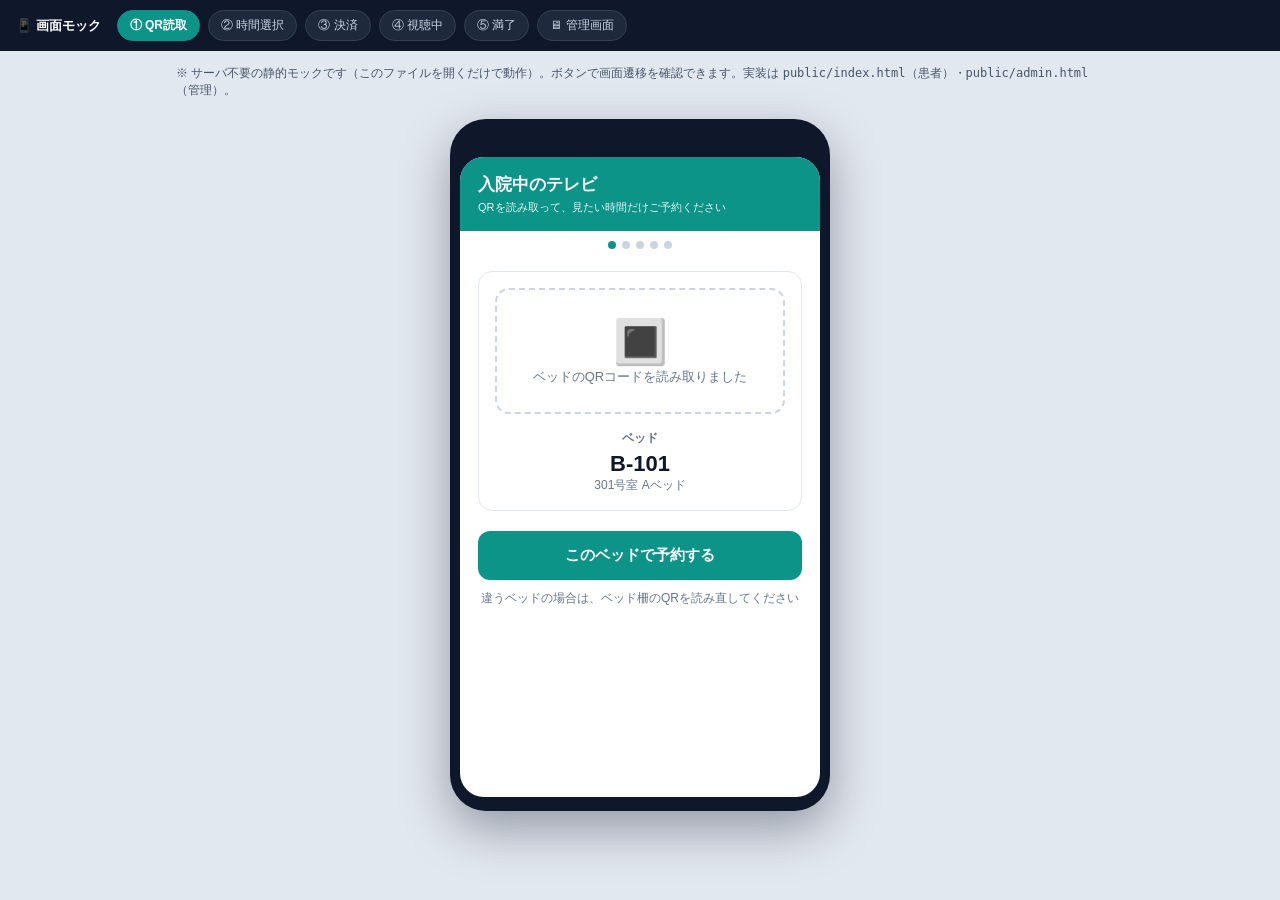
<file: tv-rental-screen-mock.html>
<!DOCTYPE html>
<html lang="ja">
<head>
<meta charset="utf-8">
<meta name="viewport" content="width=device-width, initial-scale=1">
<title>画面モック｜テレビ日額レンタルDX</title>
<style>
  /* ===== 共通（実装 public/*.html と同じトーン） ===== */
  :root { --ac:#0d9488; --ink:#0f172a; --mut:#64748b; --line:#e2e8f0; }
  * { box-sizing:border-box; }
  body { margin:0; font-family:"Hiragino Sans","Noto Sans JP",sans-serif; background:#e2e8f0; color:var(--ink); }

  /* ナビ（モック専用の操作バー） */
  .mocknav { position:sticky; top:0; z-index:10; background:var(--ink); color:#fff; padding:10px 16px;
             display:flex; gap:8px; align-items:center; flex-wrap:wrap; }
  .mocknav .ttl { font-weight:800; font-size:13px; margin-right:8px; }
  .mocknav button { font-size:12px; padding:6px 12px; border-radius:20px; border:1px solid #334155;
                    background:#1e293b; color:#cbd5e1; cursor:pointer; }
  .mocknav button.on { background:var(--ac); border-color:var(--ac); color:#fff; font-weight:700; }
  .note { max-width:960px; margin:14px auto 0; padding:0 16px; font-size:12px; color:#475569; }

  /* スマホ枠（患者画面用） */
  .stage { display:flex; justify-content:center; padding:20px 16px 40px; }
  .phone { width:380px; border-radius:36px; background:#0f172a; padding:14px 10px; box-shadow:0 18px 50px rgba(2,6,23,.35); }
  .phone .notch { width:120px; height:22px; background:#0f172a; border-radius:0 0 14px 14px; margin:0 auto 2px; }
  .screen { background:#f1f5f9; border-radius:24px; overflow:hidden; min-height:640px; display:flex; flex-direction:column; }
  .appwrap { background:#fff; flex:1; display:flex; flex-direction:column; }
  header.app { background:var(--ac); color:#fff; padding:16px 18px; }
  header.app h1 { margin:0; font-size:17px; }
  header.app p { margin:4px 0 0; font-size:11px; opacity:.9; }
  .body { padding:18px; flex:1; }
  .card { border:1px solid var(--line); border-radius:14px; padding:16px; margin-bottom:14px; background:#fff; }
  label { font-size:12px; font-weight:700; color:var(--mut); }
  .bed { font-size:22px; font-weight:900; margin-top:4px; }
  .room { font-size:12px; color:var(--mut); }
  .opts { display:grid; grid-template-columns:repeat(3,1fr); gap:10px; margin-top:10px; }
  .opt { border:2px solid var(--line); border-radius:12px; padding:12px 6px; text-align:center; cursor:pointer; }
  .opt.sel { border-color:var(--ac); background:#f0fdfa; }
  .opt .u { font-size:19px; font-weight:900; }
  .opt .p { font-size:11px; color:var(--mut); margin-top:2px; }
  .pay { width:100%; padding:15px; background:var(--ac); color:#fff; border:none; border-radius:12px;
         font-weight:800; font-size:15px; margin-top:6px; cursor:pointer; }
  .ghost { width:100%; padding:12px; background:#fff; color:var(--mut); border:1px solid var(--line);
           border-radius:12px; font-size:13px; margin-top:10px; cursor:pointer; }
  .mut { color:var(--mut); font-size:12px; }
  .center { text-align:center; }
  .tv { font-size:52px; }
  .big { font-size:19px; font-weight:900; margin-top:8px; }
  .count { font-size:36px; font-weight:900; color:var(--ac); font-variant-numeric:tabular-nums; }
  .qrbox { border:2px dashed #cbd5e1; border-radius:14px; padding:26px 10px; text-align:center; color:var(--mut); font-size:13px; }
  .qrbox .q { font-size:44px; }
  .steps { display:flex; gap:6px; justify-content:center; padding:10px 0 4px; }
  .steps i { width:8px; height:8px; border-radius:50%; background:#cbd5e1; }
  .steps i.on { background:var(--ac); }

  /* Stripe風決済画面 */
  .stripehead { background:#635bff; color:#fff; padding:16px 18px; font-weight:800; font-size:14px; }
  .field { margin-bottom:12px; }
  .field input { width:100%; padding:11px; border:1px solid #cbd5e1; border-radius:8px; font-size:14px; background:#fff; }
  .paybtn-stripe { width:100%; padding:14px; background:#635bff; color:#fff; border:none; border-radius:8px; font-weight:800; cursor:pointer; }
  .testbadge { display:inline-block; background:#fef3c7; color:#92400e; font-size:10px; font-weight:700;
               padding:2px 8px; border-radius:10px; margin-left:6px; vertical-align:middle; }

  /* 管理画面（public/admin.html と同トーン） */
  .adminstage { max-width:960px; margin:0 auto; padding:20px 16px 40px; display:none; }
  .admin { background:#0f172a; border-radius:16px; overflow:hidden; color:#e2e8f0; box-shadow:0 18px 50px rgba(2,6,23,.35); }
  .admin header { padding:14px 20px; background:#111827; border-bottom:1px solid #1f2937; display:flex; justify-content:space-between; align-items:center; }
  .admin h1 { margin:0; font-size:15px; }
  .badge { font-size:10px; background:var(--ac); padding:3px 8px; border-radius:20px; margin-left:6px; }
  .badge.pay { background:#6366f1; }
  .grid { display:grid; grid-template-columns:1.1fr 1fr; gap:14px; padding:18px; }
  @media(max-width:760px){ .grid{ grid-template-columns:1fr; } .phone{ width:100%; max-width:380px; } }
  .panel { background:#111827; border:1px solid #1f2937; border-radius:12px; padding:14px; }
  .panel h2 { font-size:12px; margin:0 0 10px; color:#94a3b8; letter-spacing:.05em; }
  .bedsgrid { display:grid; grid-template-columns:repeat(3,1fr); gap:10px; }
  .bcard { border:1px solid #1f2937; border-radius:12px; padding:12px; text-align:center; }
  .bcard.on { border-color:var(--ac); background:#042f2e; }
  .bcard .id { font-weight:800; font-size:14px; }
  .bcard .name { font-size:10px; color:#64748b; margin:2px 0 6px; }
  .bcard .tvv { font-size:26px; }
  .rem { font-size:17px; font-weight:900; color:#2dd4bf; font-variant-numeric:tabular-nums; }
  .offt { color:#475569; font-size:11px; }
  .btn-off { margin-top:6px; font-size:10px; background:#7f1d1d; color:#fecaca; border:1px solid #991b1b;
             border-radius:8px; padding:3px 9px; cursor:pointer; }
  .kpi { display:grid; grid-template-columns:repeat(3,1fr); gap:10px; margin-bottom:10px; }
  .kpi .box { border:1px solid #1f2937; border-radius:10px; padding:9px; text-align:center; }
  .kpi .v { font-size:18px; font-weight:900; color:#fbbf24; }
  .kpi .l { font-size:9px; color:#64748b; margin-top:2px; }
  table { width:100%; border-collapse:collapse; font-size:11px; }
  th,td { text-align:left; padding:5px 7px; border-bottom:1px solid #1f2937; }
  th { color:#64748b; font-weight:600; }
  .log { font-family:ui-monospace,monospace; font-size:11px; line-height:1.7; max-height:300px; overflow:auto; }
  .log .on{color:#2dd4bf;} .log .off{color:#94a3b8;} .log .payl{color:#fbbf24;} .log .info{color:#64748b;}
</style>
</head>
<body>

<!-- モック操作バー -->
<div class="mocknav">
  <span class="ttl">📱 画面モック</span>
  <button data-s="s1" class="on">① QR読取</button>
  <button data-s="s2">② 時間選択</button>
  <button data-s="s3">③ 決済</button>
  <button data-s="s4">④ 視聴中</button>
  <button data-s="s5">⑤ 満了</button>
  <button data-s="admin">🖥 管理画面</button>
</div>
<p class="note">※ サーバ不要の静的モックです（このファイルを開くだけで動作）。ボタンで画面遷移を確認できます。実装は
<code>public/index.html</code>（患者）・<code>public/admin.html</code>（管理）。</p>

<!-- ===== 患者フロー（スマホ枠） ===== -->
<div class="stage" id="phoneStage">
  <div class="phone">
    <div class="notch"></div>
    <div class="screen"><div class="appwrap">
      <header class="app">
        <h1>入院中のテレビ</h1>
        <p>QRを読み取って、見たい時間だけご予約ください</p>
      </header>
      <div class="steps" id="steps"></div>
      <div class="body" id="app"></div>
    </div></div>
  </div>
</div>

<!-- ===== 管理画面 ===== -->
<div class="adminstage" id="adminStage">
  <div class="admin">
    <header>
      <h1>テレビ日額レンタル｜管理画面
        <span class="badge">device: mock</span>
        <span class="badge pay">pay: mock</span>
      </h1>
      <span class="mut" style="color:#64748b;font-size:11px" id="clock"></span>
    </header>
    <div class="grid">
      <div>
        <div class="panel">
          <h2>ベッドの状態</h2>
          <div class="bedsgrid">
            <div class="bcard on">
              <div class="id">B-101</div><div class="name">301号室 Aベッド</div>
              <div class="tvv">📺</div><div class="rem" id="admRem">02:45</div>
              <button class="btn-off" onclick="alert('（モック）強制OFF：確認ダイアログ→理由入力→監査ログ記録')">強制OFF</button>
            </div>
            <div class="bcard">
              <div class="id">B-102</div><div class="name">302号室 Bベッド</div>
              <div class="tvv">⬛</div><div class="offt">消灯</div>
            </div>
            <div class="bcard">
              <div class="id">B-103</div><div class="name">303号室 Cベッド</div>
              <div class="tvv">⬛</div><div class="offt">消灯</div>
            </div>
          </div>
        </div>
        <div class="panel" style="margin-top:14px">
          <h2>売上・稼働率（直近24時間）</h2>
          <div class="kpi">
            <div class="box"><div class="v">¥4,200</div><div class="l">売上</div></div>
            <div class="box"><div class="v">9</div><div class="l">決済件数</div></div>
            <div class="box"><div class="v">38.2%</div><div class="l">平均稼働率</div></div>
          </div>
          <div style="font-size:11px;color:#94a3b8;line-height:1.9">
            B-101　<span style="display:inline-block;height:8px;width:110px;background:var(--ac);border-radius:4px"></span> 68.0%<br>
            B-102　<span style="display:inline-block;height:8px;width:52px;background:var(--ac);border-radius:4px"></span> 32.5%<br>
            B-103　<span style="display:inline-block;height:8px;width:23px;background:var(--ac);border-radius:4px"></span> 14.1%
          </div>
        </div>
        <div class="panel" style="margin-top:14px">
          <h2>予約履歴</h2>
          <table>
            <thead><tr><th>ID</th><th>ベッド</th><th>単位</th><th>金額</th><th>状態</th></tr></thead>
            <tbody>
              <tr><td>R0009</td><td>B-101</td><td>3</td><td>¥900</td><td>🟢 有効</td></tr>
              <tr><td>R0008</td><td>B-103</td><td>1</td><td>¥300</td><td>満了</td></tr>
              <tr><td>R0007</td><td>B-102</td><td>7</td><td>¥2,100</td><td>🔴 停止</td></tr>
              <tr><td>R0006</td><td>B-101</td><td>1</td><td>¥300</td><td>満了</td></tr>
            </tbody>
          </table>
        </div>
      </div>
      <div class="panel">
        <h2>ライブログ（点いた / 消えた）</h2>
        <div class="log" id="admLog">
          <div class="on">10:12:04　[B-101] テレビ ON（mode=IR 満了 10:15:04 まで）</div>
          <div class="payl">10:12:04　決済OK R0009（¥900）</div>
          <div class="info">10:12:03　予約作成 R0009（B-101 / 3単位 / ¥900）</div>
          <div class="off">10:08:51　[B-103] テレビ OFF（満了（自動OFF））</div>
          <div class="info">10:05:40　運営操作: 強制OFF [B-102]（理由: 点検）</div>
          <div class="off">10:05:40　[B-102] テレビ OFF（強制OFF: 点検）</div>
        </div>
      </div>
    </div>
  </div>
</div>

<script>
// ===== モックのダミーデータ =====
const M = { bed:'B-101', room:'301号室 Aベッド', price:300, units:3, remaining:165 };

const screens = {
  // ① QR読取直後（ベッド確定）
  s1: () => `
    <div class="card center">
      <div class="qrbox"><div class="q">🔳</div>ベッドのQRコードを読み取りました</div>
      <div style="margin-top:14px"><label>ベッド</label>
        <div class="bed">${M.bed}</div><div class="room">${M.room}</div></div>
    </div>
    <button class="pay" onclick="go('s2')">このベッドで予約する</button>
    <p class="mut center" style="margin-top:10px">違うベッドの場合は、ベッド柵のQRを読み直してください</p>`,

  // ② 時間選択
  s2: () => `
    <div class="card">
      <label>ベッド</label>
      <div class="bed">${M.bed}</div><div class="room">${M.room}</div>
    </div>
    <div class="card">
      <label>利用時間を選ぶ</label>
      <div class="opts">
        ${[1,3,7].map(u=>`
          <div class="opt ${u===M.units?'sel':''}" onclick="M.units=${u};go('s2')">
            <div class="u">${u}日</div><div class="p">¥${(M.price*u).toLocaleString()}</div>
          </div>`).join('')}
      </div>
    </div>
    <button class="pay" onclick="go('s3')">予約して支払う（¥${(M.price*M.units).toLocaleString()}）</button>
    <p class="mut center" style="margin-top:10px">※デモ環境です（テスト決済）</p>`,

  // ③ 決済（Stripe Checkout 風）
  s3: () => `
    <div class="card" style="padding:0;overflow:hidden">
      <div class="stripehead">💳 お支払い <span class="testbadge">TEST MODE</span></div>
      <div style="padding:16px">
        <div class="mut" style="margin-bottom:10px">テレビ利用 ${M.units}日（${M.bed}）　<b style="color:var(--ink)">¥${(M.price*M.units).toLocaleString()}</b></div>
        <div class="field"><label>カード番号</label><input value="4242 4242 4242 4242" readonly></div>
        <div style="display:grid;grid-template-columns:1fr 1fr;gap:10px">
          <div class="field"><label>有効期限</label><input value="12/34" readonly></div>
          <div class="field"><label>CVC</label><input value="123" readonly></div>
        </div>
        <button class="paybtn-stripe" onclick="go('s4')">¥${(M.price*M.units).toLocaleString()} を支払う</button>
      </div>
    </div>
    <button class="ghost" onclick="go('s2')">← 戻る（キャンセル）</button>`,

  // ④ 視聴中（カウントダウン）
  s4: () => `
    <div class="card center">
      <div class="tv">📺</div>
      <div class="big">テレビは視聴できます</div>
      <div class="mut">${M.bed}</div>
      <div class="count" id="cd">--:--</div>
      <div class="mut">残り</div>
      <div class="mut" style="margin-top:14px">予約 R0009／${M.units}日／¥${(M.price*M.units).toLocaleString()}</div>
    </div>
    <button class="ghost" onclick="go('s2')">時間を延長する（追加予約）</button>
    <p class="mut center" style="margin-top:8px">満了になると自動でテレビが消えます</p>`,

  // ⑤ 満了
  s5: () => `
    <div class="card center">
      <div class="tv">⬛</div>
      <div class="big">視聴が終了しました</div>
      <div class="mut">${M.bed}</div>
      <div class="mut" style="margin-top:14px">ご利用ありがとうございました</div>
    </div>
    <button class="pay" onclick="go('s2')">もう一度予約する</button>`,
};

const order = ['s1','s2','s3','s4','s5'];
let cur = 's1', cdTimer = null, rem = M.remaining;

function go(s) {
  cur = s;
  clearInterval(cdTimer);
  document.querySelectorAll('.mocknav button').forEach(b => b.classList.toggle('on', b.dataset.s === s));
  const isAdmin = s === 'admin';
  document.getElementById('phoneStage').style.display = isAdmin ? 'none' : 'flex';
  document.getElementById('adminStage').style.display = isAdmin ? 'block' : 'none';
  if (isAdmin) return;

  document.getElementById('app').innerHTML = screens[s]();
  document.getElementById('steps').innerHTML =
    order.map(o => `<i class="${o===s?'on':''}"></i>`).join('');

  if (s === 's4') { // カウントダウン演出（0で満了画面へ）
    rem = M.remaining;
    const draw = () => {
      const el = document.getElementById('cd'); if (!el) return;
      const m = String(Math.floor(rem/60)).padStart(2,'0'), ss = String(rem%60).padStart(2,'0');
      el.textContent = `${m}:${ss}`;
      if (rem-- <= 0) { clearInterval(cdTimer); go('s5'); }
    };
    draw(); cdTimer = setInterval(draw, 1000);
  }
}

document.querySelectorAll('.mocknav button').forEach(b => b.onclick = () => go(b.dataset.s));
setInterval(() => {
  const c = document.getElementById('clock');
  if (c) c.textContent = new Date().toLocaleTimeString('ja-JP') + '　1単位=1日（本番想定）';
}, 1000);
go('s1');
</script>
</body>
</html>
</file>
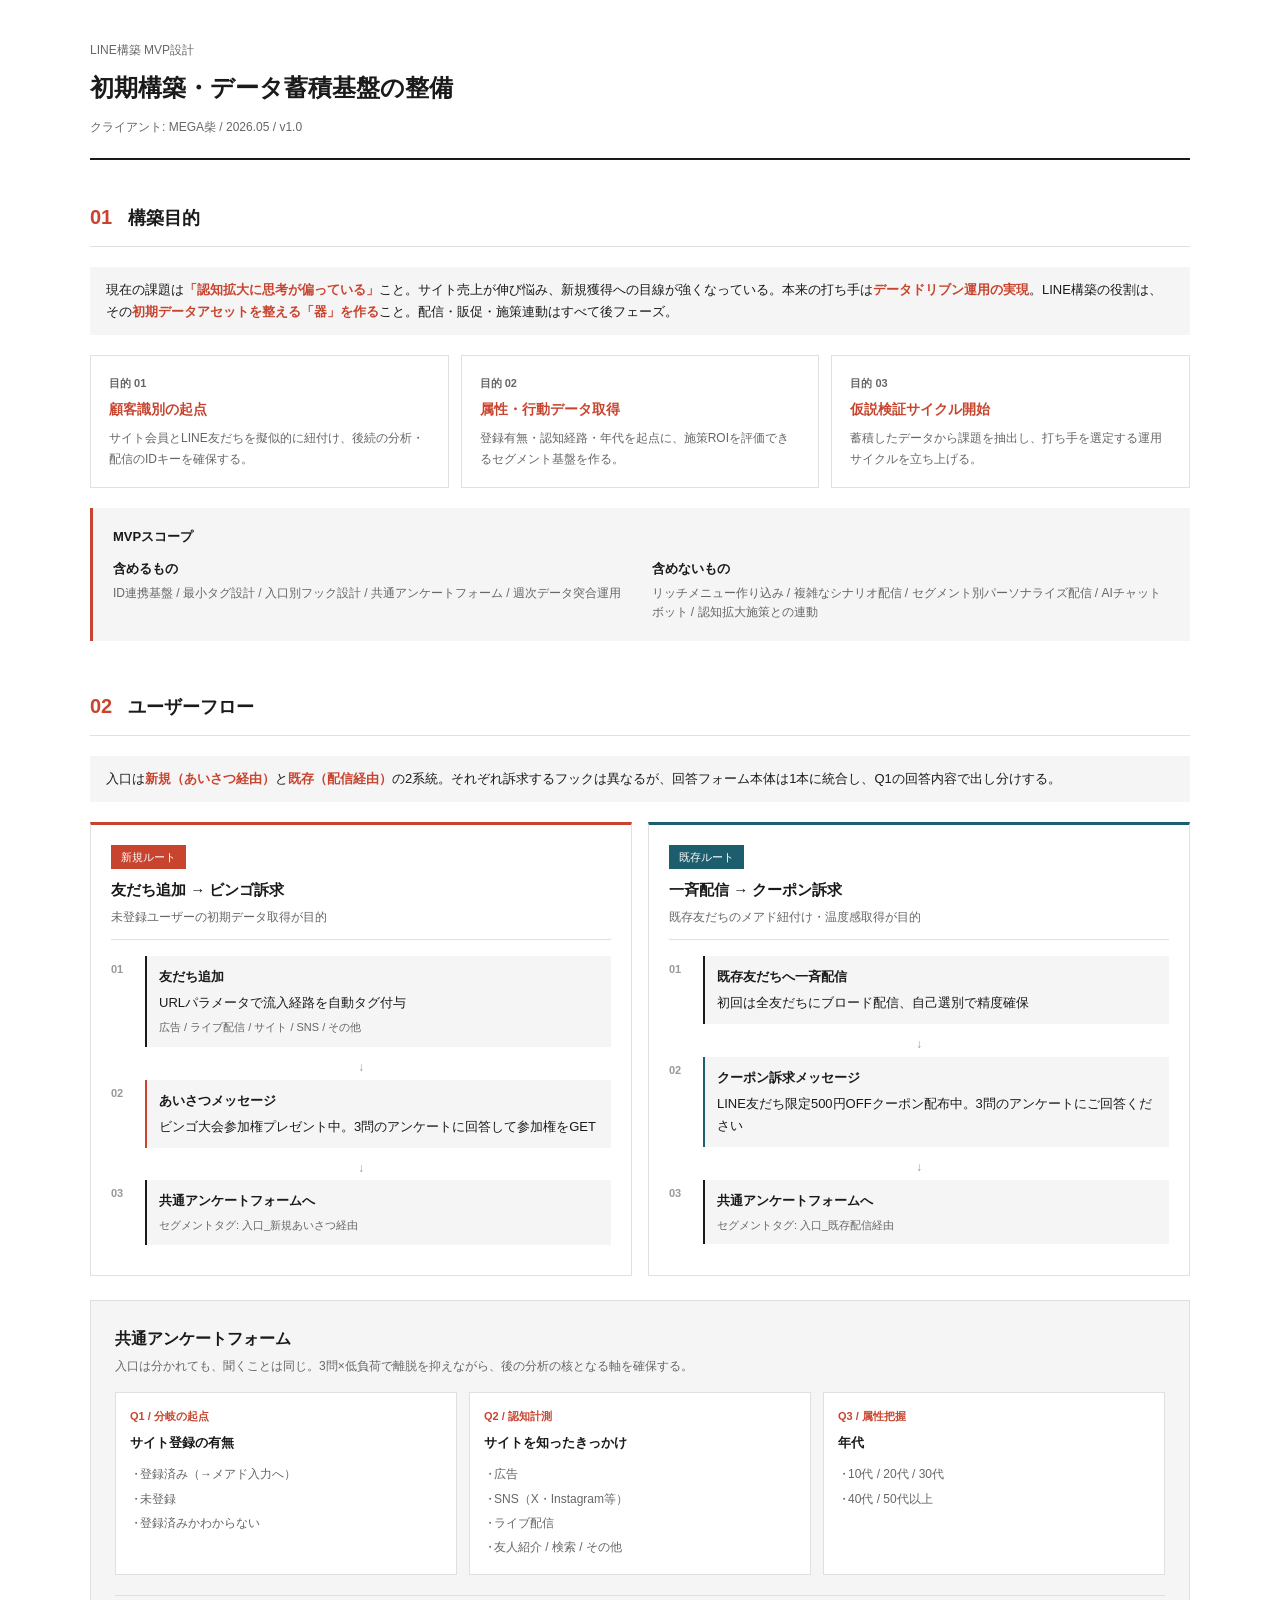
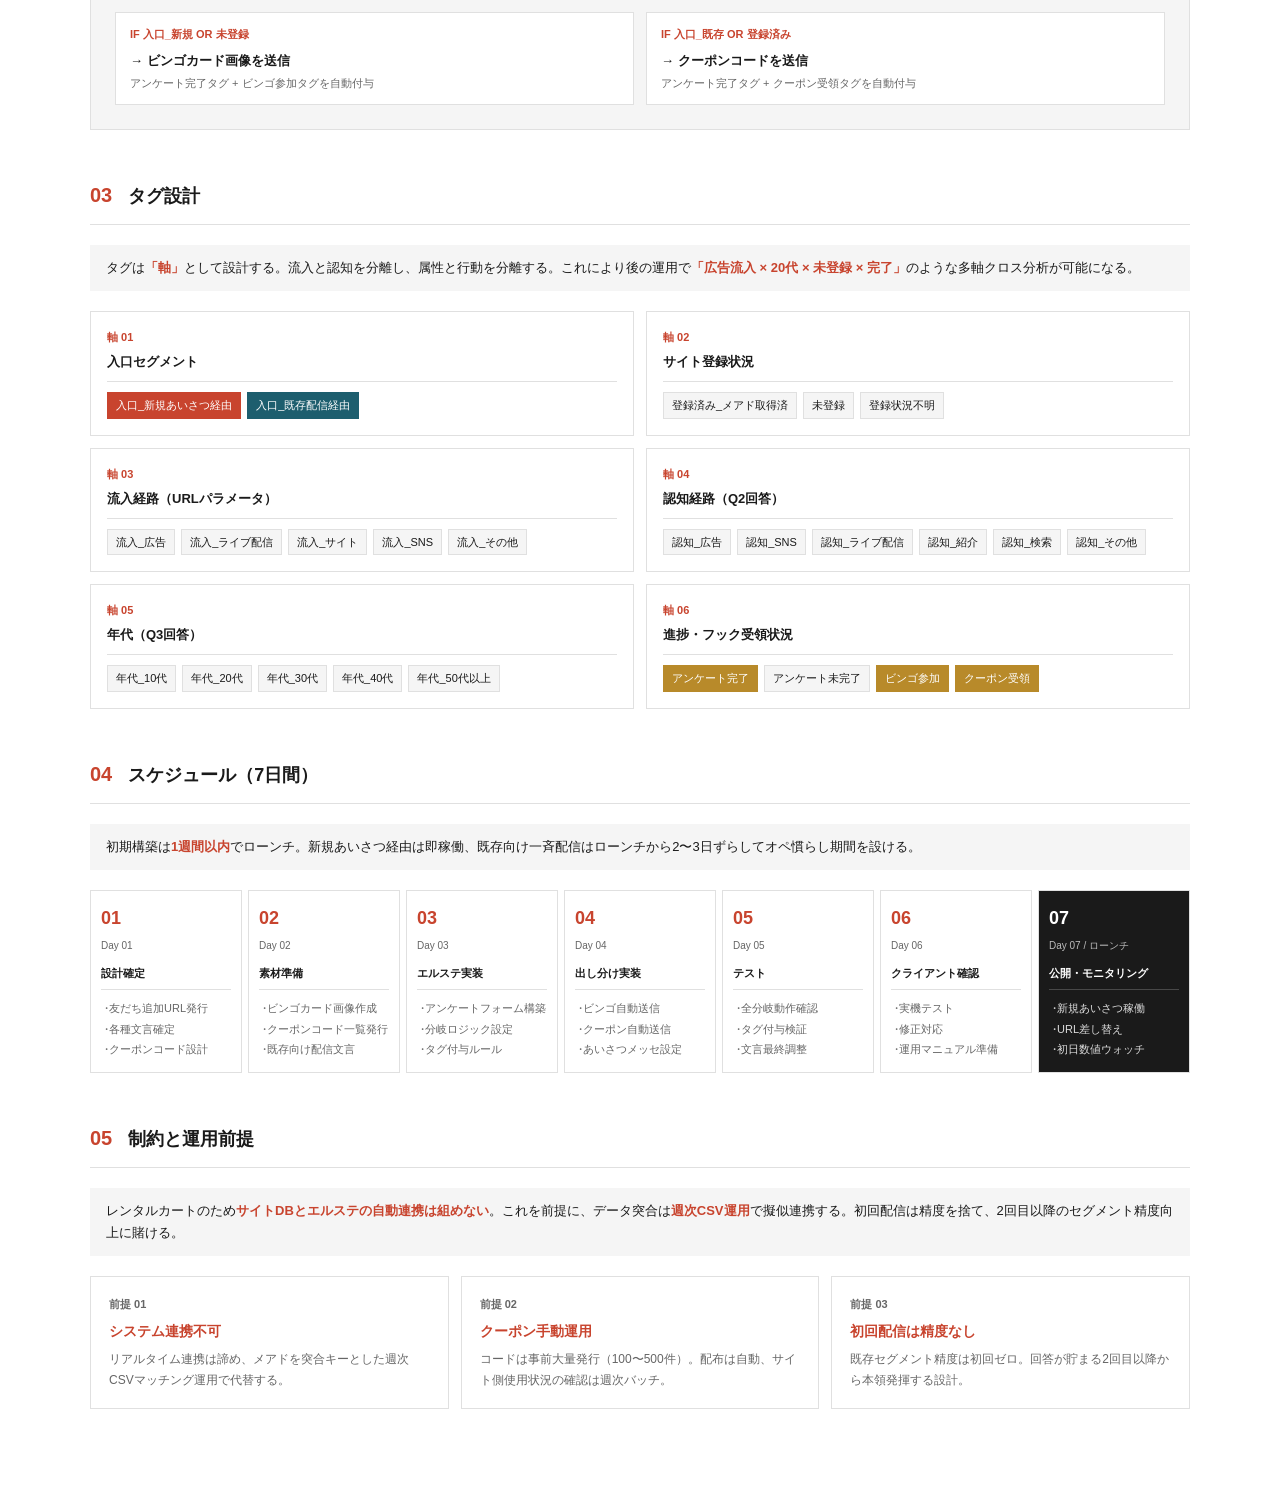
<file: mega/line_mvp_flow.html>
<!DOCTYPE html>
<html lang="ja">
<head>
<meta charset="UTF-8">
<meta name="viewport" content="width=device-width, initial-scale=1.0">
<title>LINE構築 MVP設計</title>
<style>
  :root {
    --ink: #1a1a1a;
    --paper: #ffffff;
    --paper-2: #f5f5f5;
    --accent: #c8442e;
    --teal: #1d5e6e;
    --mustard: #b88a2a;
    --gray-1: #666;
    --gray-2: #999;
    --line: #e0e0e0;
  }
  * { box-sizing: border-box; margin: 0; padding: 0; }
  body {
    background: var(--paper);
    color: var(--ink);
    font-family: 'Hiragino Kaku Gothic ProN', 'Hiragino Sans', 'Yu Gothic', Meiryo, sans-serif;
    font-size: 14px;
    line-height: 1.7;
    padding: 40px 32px;
  }
  .container { max-width: 1100px; margin: 0 auto; }

  .header {
    border-bottom: 2px solid var(--ink);
    padding-bottom: 20px;
    margin-bottom: 40px;
  }
  .header .eyebrow {
    font-size: 12px;
    color: var(--gray-1);
    margin-bottom: 8px;
  }
  .header h1 {
    font-size: 24px;
    font-weight: 700;
  }
  .header .meta {
    font-size: 12px;
    color: var(--gray-1);
    margin-top: 8px;
  }

  .section { margin-bottom: 48px; }
  .section-header {
    border-bottom: 1px solid var(--line);
    padding-bottom: 12px;
    margin-bottom: 20px;
    display: flex;
    align-items: baseline;
    gap: 16px;
  }
  .section-num {
    font-size: 20px;
    font-weight: 700;
    color: var(--accent);
  }
  .section-header h2 {
    font-size: 18px;
    font-weight: 700;
  }
  .section-lead {
    background: var(--paper-2);
    padding: 12px 16px;
    margin-bottom: 20px;
    font-size: 13px;
    color: var(--ink);
  }
  .section-lead strong { color: var(--accent); font-weight: 700; }

  /* Goal grid */
  .goal-grid {
    display: grid;
    grid-template-columns: 1fr 1fr 1fr;
    gap: 12px;
    margin-bottom: 20px;
  }
  .goal-card {
    background: white;
    border: 1px solid var(--line);
    padding: 18px;
  }
  .goal-card .goal-label {
    font-size: 11px;
    color: var(--gray-1);
    font-weight: 700;
    margin-bottom: 6px;
  }
  .goal-card h3 {
    font-size: 14px;
    font-weight: 700;
    margin-bottom: 6px;
    color: var(--accent);
  }
  .goal-card p {
    font-size: 12px;
    color: var(--gray-1);
    line-height: 1.7;
  }

  /* Constraint */
  .constraint-box {
    background: var(--paper-2);
    padding: 18px 20px;
    margin-top: 16px;
    border-left: 3px solid var(--accent);
  }
  .constraint-box h3 {
    font-size: 13px;
    font-weight: 700;
    margin-bottom: 10px;
  }
  .constraint-grid {
    display: grid;
    grid-template-columns: 1fr 1fr;
    gap: 20px;
  }
  .constraint-item h4 {
    font-size: 13px;
    font-weight: 700;
    margin-bottom: 4px;
  }
  .constraint-item p {
    font-size: 12px;
    color: var(--gray-1);
    line-height: 1.6;
  }

  /* Flow */
  .flow-wrap {
    display: grid;
    grid-template-columns: 1fr 1fr;
    gap: 16px;
    margin-top: 16px;
  }
  .flow-column {
    background: white;
    border: 1px solid var(--line);
    padding: 20px;
  }
  .flow-column.new { border-top: 3px solid var(--accent); }
  .flow-column.existing { border-top: 3px solid var(--teal); }
  .flow-header {
    padding-bottom: 12px;
    margin-bottom: 16px;
    border-bottom: 1px solid var(--line);
  }
  .flow-header .tag {
    display: inline-block;
    font-size: 11px;
    padding: 3px 10px;
    margin-bottom: 8px;
    color: white;
  }
  .flow-column.new .flow-header .tag { background: var(--accent); }
  .flow-column.existing .flow-header .tag { background: var(--teal); }
  .flow-header h3 {
    font-size: 15px;
    font-weight: 700;
  }
  .flow-header .desc {
    font-size: 12px;
    color: var(--gray-1);
    margin-top: 4px;
  }
  .flow-step {
    display: flex;
    gap: 12px;
    margin-bottom: 10px;
    align-items: flex-start;
  }
  .flow-step .step-num {
    font-size: 11px;
    color: var(--gray-2);
    min-width: 22px;
    padding-top: 4px;
    font-weight: 700;
  }
  .flow-step .step-body {
    flex: 1;
    background: var(--paper-2);
    padding: 10px 12px;
    border-left: 2px solid var(--ink);
    font-size: 13px;
  }
  .flow-step.hook .step-body {
    border-left-color: var(--accent);
  }
  .flow-column.existing .flow-step.hook .step-body {
    border-left-color: var(--teal);
  }
  .flow-step .step-body strong {
    display: block;
    font-size: 13px;
    margin-bottom: 4px;
    font-weight: 700;
  }
  .flow-step .step-body .step-note {
    font-size: 11px;
    color: var(--gray-1);
    margin-top: 4px;
  }
  .flow-arrow {
    text-align: center;
    color: var(--gray-2);
    font-size: 12px;
    margin: 2px 0;
  }

  /* Shared form */
  .shared-form {
    margin-top: 24px;
    background: var(--paper-2);
    padding: 24px;
    border: 1px solid var(--line);
  }
  .shared-form h3 {
    font-size: 16px;
    font-weight: 700;
    margin-bottom: 4px;
  }
  .shared-form .shared-sub {
    font-size: 12px;
    color: var(--gray-1);
    margin-bottom: 16px;
  }
  .form-questions {
    display: grid;
    grid-template-columns: repeat(3, 1fr);
    gap: 12px;
    margin-bottom: 20px;
  }
  .form-q {
    background: white;
    padding: 14px;
    border: 1px solid var(--line);
  }
  .form-q .q-label {
    font-size: 11px;
    color: var(--accent);
    font-weight: 700;
    margin-bottom: 6px;
  }
  .form-q h4 {
    font-size: 13px;
    font-weight: 700;
    margin-bottom: 8px;
  }
  .form-q ul {
    list-style: none;
    font-size: 12px;
    color: var(--gray-1);
  }
  .form-q ul li {
    padding: 2px 0;
    padding-left: 10px;
    position: relative;
  }
  .form-q ul li::before {
    content: '・';
    position: absolute;
    left: 0;
  }
  .form-output {
    display: grid;
    grid-template-columns: 1fr 1fr;
    gap: 12px;
    padding-top: 16px;
    border-top: 1px solid var(--line);
  }
  .output-card {
    padding: 12px 14px;
    background: white;
    border: 1px solid var(--line);
  }
  .output-card .output-cond {
    font-size: 11px;
    color: var(--accent);
    margin-bottom: 6px;
    font-weight: 700;
  }
  .output-card .output-action {
    font-size: 13px;
    font-weight: 700;
    margin-bottom: 2px;
  }
  .output-card .output-desc {
    font-size: 11px;
    color: var(--gray-1);
  }

  /* Tag table */
  .tag-grid {
    display: grid;
    grid-template-columns: repeat(2, 1fr);
    gap: 12px;
  }
  .tag-group {
    background: white;
    border: 1px solid var(--line);
    padding: 16px;
  }
  .tag-group .tag-cat {
    font-size: 11px;
    color: var(--accent);
    font-weight: 700;
    margin-bottom: 4px;
  }
  .tag-group h4 {
    font-size: 13px;
    font-weight: 700;
    margin-bottom: 10px;
    padding-bottom: 8px;
    border-bottom: 1px solid var(--line);
  }
  .tag-list {
    display: flex;
    flex-wrap: wrap;
    gap: 6px;
  }
  .tag-pill {
    background: var(--paper-2);
    padding: 3px 8px;
    font-size: 11px;
    color: var(--ink);
    border: 1px solid var(--line);
  }
  .tag-pill.hot { background: var(--accent); color: white; border-color: var(--accent); }
  .tag-pill.cool { background: var(--teal); color: white; border-color: var(--teal); }
  .tag-pill.mustard { background: var(--mustard); color: white; border-color: var(--mustard); }

  /* Schedule */
  .schedule {
    display: grid;
    grid-template-columns: repeat(7, 1fr);
    gap: 6px;
  }
  .day {
    background: white;
    border: 1px solid var(--line);
    padding: 12px 10px;
    min-height: 180px;
  }
  .day .day-num {
    font-size: 18px;
    font-weight: 700;
    color: var(--accent);
    margin-bottom: 4px;
  }
  .day .day-label {
    font-size: 10px;
    color: var(--gray-1);
    margin-bottom: 10px;
  }
  .day .day-phase {
    font-size: 11px;
    font-weight: 700;
    margin-bottom: 8px;
    padding-bottom: 6px;
    border-bottom: 1px solid var(--line);
  }
  .day ul {
    list-style: none;
    font-size: 11px;
    line-height: 1.5;
  }
  .day ul li {
    padding: 2px 0;
    padding-left: 8px;
    position: relative;
    color: var(--gray-1);
  }
  .day ul li::before {
    content: '・';
    position: absolute;
    left: 0;
  }
  .day.launch { background: var(--ink); color: white; }
  .day.launch .day-num { color: white; }
  .day.launch .day-label { color: rgba(255,255,255,0.7); }
  .day.launch .day-phase { border-bottom-color: rgba(255,255,255,0.2); }
  .day.launch ul li { color: rgba(255,255,255,0.85); }

  @media (max-width: 900px) {
    body { padding: 24px 16px; }
    .goal-grid, .flow-wrap, .form-questions, .form-output, .tag-grid, .constraint-grid { grid-template-columns: 1fr; }
    .schedule { grid-template-columns: repeat(2, 1fr); }
  }
</style>
</head>
<body>
<div class="container">

  <header class="header">
    <div class="eyebrow">LINE構築 MVP設計</div>
    <h1>初期構築・データ蓄積基盤の整備</h1>
    <div class="meta">クライアント: MEGA柴 / 2026.05 / v1.0</div>
  </header>

  <!-- Section 01 -->
  <section class="section">
    <div class="section-header">
      <div class="section-num">01</div>
      <h2>構築目的</h2>
    </div>
    <div class="section-lead">
      現在の課題は<strong>「認知拡大に思考が偏っている」</strong>こと。サイト売上が伸び悩み、新規獲得への目線が強くなっている。本来の打ち手は<strong>データドリブン運用の実現</strong>。LINE構築の役割は、その<strong>初期データアセットを整える「器」を作る</strong>こと。配信・販促・施策連動はすべて後フェーズ。
    </div>
    <div class="goal-grid">
      <div class="goal-card">
        <div class="goal-label">目的 01</div>
        <h3>顧客識別の起点</h3>
        <p>サイト会員とLINE友だちを擬似的に紐付け、後続の分析・配信のIDキーを確保する。</p>
      </div>
      <div class="goal-card">
        <div class="goal-label">目的 02</div>
        <h3>属性・行動データ取得</h3>
        <p>登録有無・認知経路・年代を起点に、施策ROIを評価できるセグメント基盤を作る。</p>
      </div>
      <div class="goal-card">
        <div class="goal-label">目的 03</div>
        <h3>仮説検証サイクル開始</h3>
        <p>蓄積したデータから課題を抽出し、打ち手を選定する運用サイクルを立ち上げる。</p>
      </div>
    </div>
    <div class="constraint-box">
      <h3>MVPスコープ</h3>
      <div class="constraint-grid">
        <div class="constraint-item">
          <h4>含めるもの</h4>
          <p>ID連携基盤 / 最小タグ設計 / 入口別フック設計 / 共通アンケートフォーム / 週次データ突合運用</p>
        </div>
        <div class="constraint-item">
          <h4>含めないもの</h4>
          <p>リッチメニュー作り込み / 複雑なシナリオ配信 / セグメント別パーソナライズ配信 / AIチャットボット / 認知拡大施策との連動</p>
        </div>
      </div>
    </div>
  </section>

  <!-- Section 02 -->
  <section class="section">
    <div class="section-header">
      <div class="section-num">02</div>
      <h2>ユーザーフロー</h2>
    </div>
    <div class="section-lead">
      入口は<strong>新規（あいさつ経由）</strong>と<strong>既存（配信経由）</strong>の2系統。それぞれ訴求するフックは異なるが、回答フォーム本体は1本に統合し、Q1の回答内容で出し分けする。
    </div>

    <div class="flow-wrap">
      <div class="flow-column new">
        <div class="flow-header">
          <span class="tag">新規ルート</span>
          <h3>友だち追加 → ビンゴ訴求</h3>
          <div class="desc">未登録ユーザーの初期データ取得が目的</div>
        </div>
        <div class="flow-step">
          <div class="step-num">01</div>
          <div class="step-body">
            <strong>友だち追加</strong>
            URLパラメータで流入経路を自動タグ付与
            <div class="step-note">広告 / ライブ配信 / サイト / SNS / その他</div>
          </div>
        </div>
        <div class="flow-arrow">↓</div>
        <div class="flow-step hook">
          <div class="step-num">02</div>
          <div class="step-body">
            <strong>あいさつメッセージ</strong>
            ビンゴ大会参加権プレゼント中。3問のアンケートに回答して参加権をGET
          </div>
        </div>
        <div class="flow-arrow">↓</div>
        <div class="flow-step">
          <div class="step-num">03</div>
          <div class="step-body">
            <strong>共通アンケートフォームへ</strong>
            <div class="step-note">セグメントタグ: 入口_新規あいさつ経由</div>
          </div>
        </div>
      </div>

      <div class="flow-column existing">
        <div class="flow-header">
          <span class="tag">既存ルート</span>
          <h3>一斉配信 → クーポン訴求</h3>
          <div class="desc">既存友だちのメアド紐付け・温度感取得が目的</div>
        </div>
        <div class="flow-step">
          <div class="step-num">01</div>
          <div class="step-body">
            <strong>既存友だちへ一斉配信</strong>
            初回は全友だちにブロード配信、自己選別で精度確保
          </div>
        </div>
        <div class="flow-arrow">↓</div>
        <div class="flow-step hook">
          <div class="step-num">02</div>
          <div class="step-body">
            <strong>クーポン訴求メッセージ</strong>
            LINE友だち限定500円OFFクーポン配布中。3問のアンケートにご回答ください
          </div>
        </div>
        <div class="flow-arrow">↓</div>
        <div class="flow-step">
          <div class="step-num">03</div>
          <div class="step-body">
            <strong>共通アンケートフォームへ</strong>
            <div class="step-note">セグメントタグ: 入口_既存配信経由</div>
          </div>
        </div>
      </div>
    </div>

    <div class="shared-form">
      <h3>共通アンケートフォーム</h3>
      <p class="shared-sub">入口は分かれても、聞くことは同じ。3問×低負荷で離脱を抑えながら、後の分析の核となる軸を確保する。</p>

      <div class="form-questions">
        <div class="form-q">
          <div class="q-label">Q1 / 分岐の起点</div>
          <h4>サイト登録の有無</h4>
          <ul>
            <li>登録済み（→メアド入力へ）</li>
            <li>未登録</li>
            <li>登録済みかわからない</li>
          </ul>
        </div>
        <div class="form-q">
          <div class="q-label">Q2 / 認知計測</div>
          <h4>サイトを知ったきっかけ</h4>
          <ul>
            <li>広告</li>
            <li>SNS（X・Instagram等）</li>
            <li>ライブ配信</li>
            <li>友人紹介 / 検索 / その他</li>
          </ul>
        </div>
        <div class="form-q">
          <div class="q-label">Q3 / 属性把握</div>
          <h4>年代</h4>
          <ul>
            <li>10代 / 20代 / 30代</li>
            <li>40代 / 50代以上</li>
          </ul>
        </div>
      </div>

      <div class="form-output">
        <div class="output-card">
          <div class="output-cond">IF 入口_新規 OR 未登録</div>
          <div class="output-action">→ ビンゴカード画像を送信</div>
          <div class="output-desc">アンケート完了タグ + ビンゴ参加タグを自動付与</div>
        </div>
        <div class="output-card">
          <div class="output-cond">IF 入口_既存 OR 登録済み</div>
          <div class="output-action">→ クーポンコードを送信</div>
          <div class="output-desc">アンケート完了タグ + クーポン受領タグを自動付与</div>
        </div>
      </div>
    </div>
  </section>

  <!-- Section 03 -->
  <section class="section">
    <div class="section-header">
      <div class="section-num">03</div>
      <h2>タグ設計</h2>
    </div>
    <div class="section-lead">
      タグは<strong>「軸」</strong>として設計する。流入と認知を分離し、属性と行動を分離する。これにより後の運用で<strong>「広告流入 × 20代 × 未登録 × 完了」</strong>のような多軸クロス分析が可能になる。
    </div>

    <div class="tag-grid">
      <div class="tag-group">
        <div class="tag-cat">軸 01</div>
        <h4>入口セグメント</h4>
        <div class="tag-list">
          <span class="tag-pill hot">入口_新規あいさつ経由</span>
          <span class="tag-pill cool">入口_既存配信経由</span>
        </div>
      </div>
      <div class="tag-group">
        <div class="tag-cat">軸 02</div>
        <h4>サイト登録状況</h4>
        <div class="tag-list">
          <span class="tag-pill">登録済み_メアド取得済</span>
          <span class="tag-pill">未登録</span>
          <span class="tag-pill">登録状況不明</span>
        </div>
      </div>
      <div class="tag-group">
        <div class="tag-cat">軸 03</div>
        <h4>流入経路（URLパラメータ）</h4>
        <div class="tag-list">
          <span class="tag-pill">流入_広告</span>
          <span class="tag-pill">流入_ライブ配信</span>
          <span class="tag-pill">流入_サイト</span>
          <span class="tag-pill">流入_SNS</span>
          <span class="tag-pill">流入_その他</span>
        </div>
      </div>
      <div class="tag-group">
        <div class="tag-cat">軸 04</div>
        <h4>認知経路（Q2回答）</h4>
        <div class="tag-list">
          <span class="tag-pill">認知_広告</span>
          <span class="tag-pill">認知_SNS</span>
          <span class="tag-pill">認知_ライブ配信</span>
          <span class="tag-pill">認知_紹介</span>
          <span class="tag-pill">認知_検索</span>
          <span class="tag-pill">認知_その他</span>
        </div>
      </div>
      <div class="tag-group">
        <div class="tag-cat">軸 05</div>
        <h4>年代（Q3回答）</h4>
        <div class="tag-list">
          <span class="tag-pill">年代_10代</span>
          <span class="tag-pill">年代_20代</span>
          <span class="tag-pill">年代_30代</span>
          <span class="tag-pill">年代_40代</span>
          <span class="tag-pill">年代_50代以上</span>
        </div>
      </div>
      <div class="tag-group">
        <div class="tag-cat">軸 06</div>
        <h4>進捗・フック受領状況</h4>
        <div class="tag-list">
          <span class="tag-pill mustard">アンケート完了</span>
          <span class="tag-pill">アンケート未完了</span>
          <span class="tag-pill mustard">ビンゴ参加</span>
          <span class="tag-pill mustard">クーポン受領</span>
        </div>
      </div>
    </div>
  </section>

  <!-- Section 04 -->
  <section class="section">
    <div class="section-header">
      <div class="section-num">04</div>
      <h2>スケジュール（7日間）</h2>
    </div>
    <div class="section-lead">
      初期構築は<strong>1週間以内</strong>でローンチ。新規あいさつ経由は即稼働、既存向け一斉配信はローンチから2〜3日ずらしてオペ慣らし期間を設ける。
    </div>

    <div class="schedule">
      <div class="day">
        <div class="day-num">01</div>
        <div class="day-label">Day 01</div>
        <div class="day-phase">設計確定</div>
        <ul>
          <li>友だち追加URL発行</li>
          <li>各種文言確定</li>
          <li>クーポンコード設計</li>
        </ul>
      </div>
      <div class="day">
        <div class="day-num">02</div>
        <div class="day-label">Day 02</div>
        <div class="day-phase">素材準備</div>
        <ul>
          <li>ビンゴカード画像作成</li>
          <li>クーポンコード一覧発行</li>
          <li>既存向け配信文言</li>
        </ul>
      </div>
      <div class="day">
        <div class="day-num">03</div>
        <div class="day-label">Day 03</div>
        <div class="day-phase">エルステ実装</div>
        <ul>
          <li>アンケートフォーム構築</li>
          <li>分岐ロジック設定</li>
          <li>タグ付与ルール</li>
        </ul>
      </div>
      <div class="day">
        <div class="day-num">04</div>
        <div class="day-label">Day 04</div>
        <div class="day-phase">出し分け実装</div>
        <ul>
          <li>ビンゴ自動送信</li>
          <li>クーポン自動送信</li>
          <li>あいさつメッセ設定</li>
        </ul>
      </div>
      <div class="day">
        <div class="day-num">05</div>
        <div class="day-label">Day 05</div>
        <div class="day-phase">テスト</div>
        <ul>
          <li>全分岐動作確認</li>
          <li>タグ付与検証</li>
          <li>文言最終調整</li>
        </ul>
      </div>
      <div class="day">
        <div class="day-num">06</div>
        <div class="day-label">Day 06</div>
        <div class="day-phase">クライアント確認</div>
        <ul>
          <li>実機テスト</li>
          <li>修正対応</li>
          <li>運用マニュアル準備</li>
        </ul>
      </div>
      <div class="day launch">
        <div class="day-num">07</div>
        <div class="day-label">Day 07 / ローンチ</div>
        <div class="day-phase">公開・モニタリング</div>
        <ul>
          <li>新規あいさつ稼働</li>
          <li>URL差し替え</li>
          <li>初日数値ウォッチ</li>
        </ul>
      </div>
    </div>
  </section>

  <!-- Section 05 -->
  <section class="section">
    <div class="section-header">
      <div class="section-num">05</div>
      <h2>制約と運用前提</h2>
    </div>
    <div class="section-lead">
      レンタルカートのため<strong>サイトDBとエルステの自動連携は組めない</strong>。これを前提に、データ突合は<strong>週次CSV運用</strong>で擬似連携する。初回配信は精度を捨て、2回目以降のセグメント精度向上に賭ける。
    </div>

    <div class="goal-grid">
      <div class="goal-card">
        <div class="goal-label">前提 01</div>
        <h3>システム連携不可</h3>
        <p>リアルタイム連携は諦め、メアドを突合キーとした週次CSVマッチング運用で代替する。</p>
      </div>
      <div class="goal-card">
        <div class="goal-label">前提 02</div>
        <h3>クーポン手動運用</h3>
        <p>コードは事前大量発行（100〜500件）。配布は自動、サイト側使用状況の確認は週次バッチ。</p>
      </div>
      <div class="goal-card">
        <div class="goal-label">前提 03</div>
        <h3>初回配信は精度なし</h3>
        <p>既存セグメント精度は初回ゼロ。回答が貯まる2回目以降から本領発揮する設計。</p>
      </div>
    </div>
  </section>

</div>
</body>
</html>
</file>
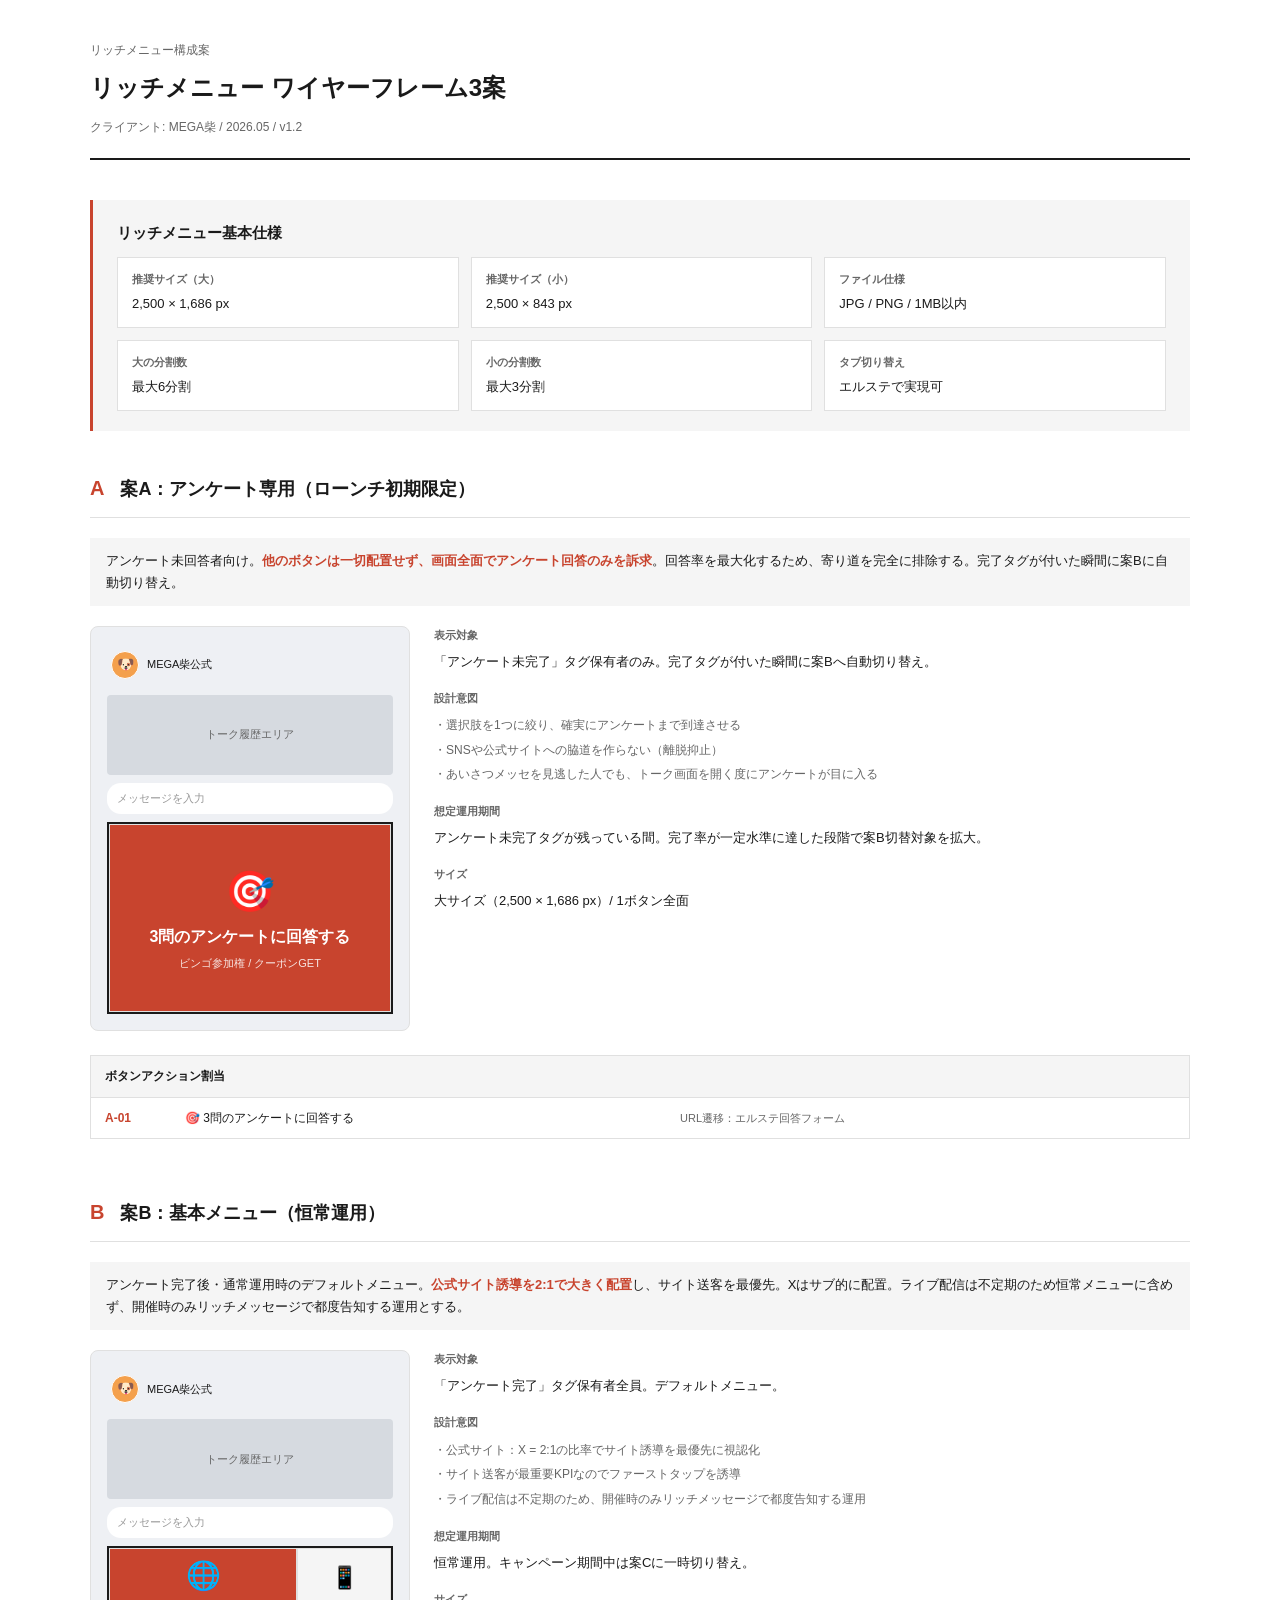
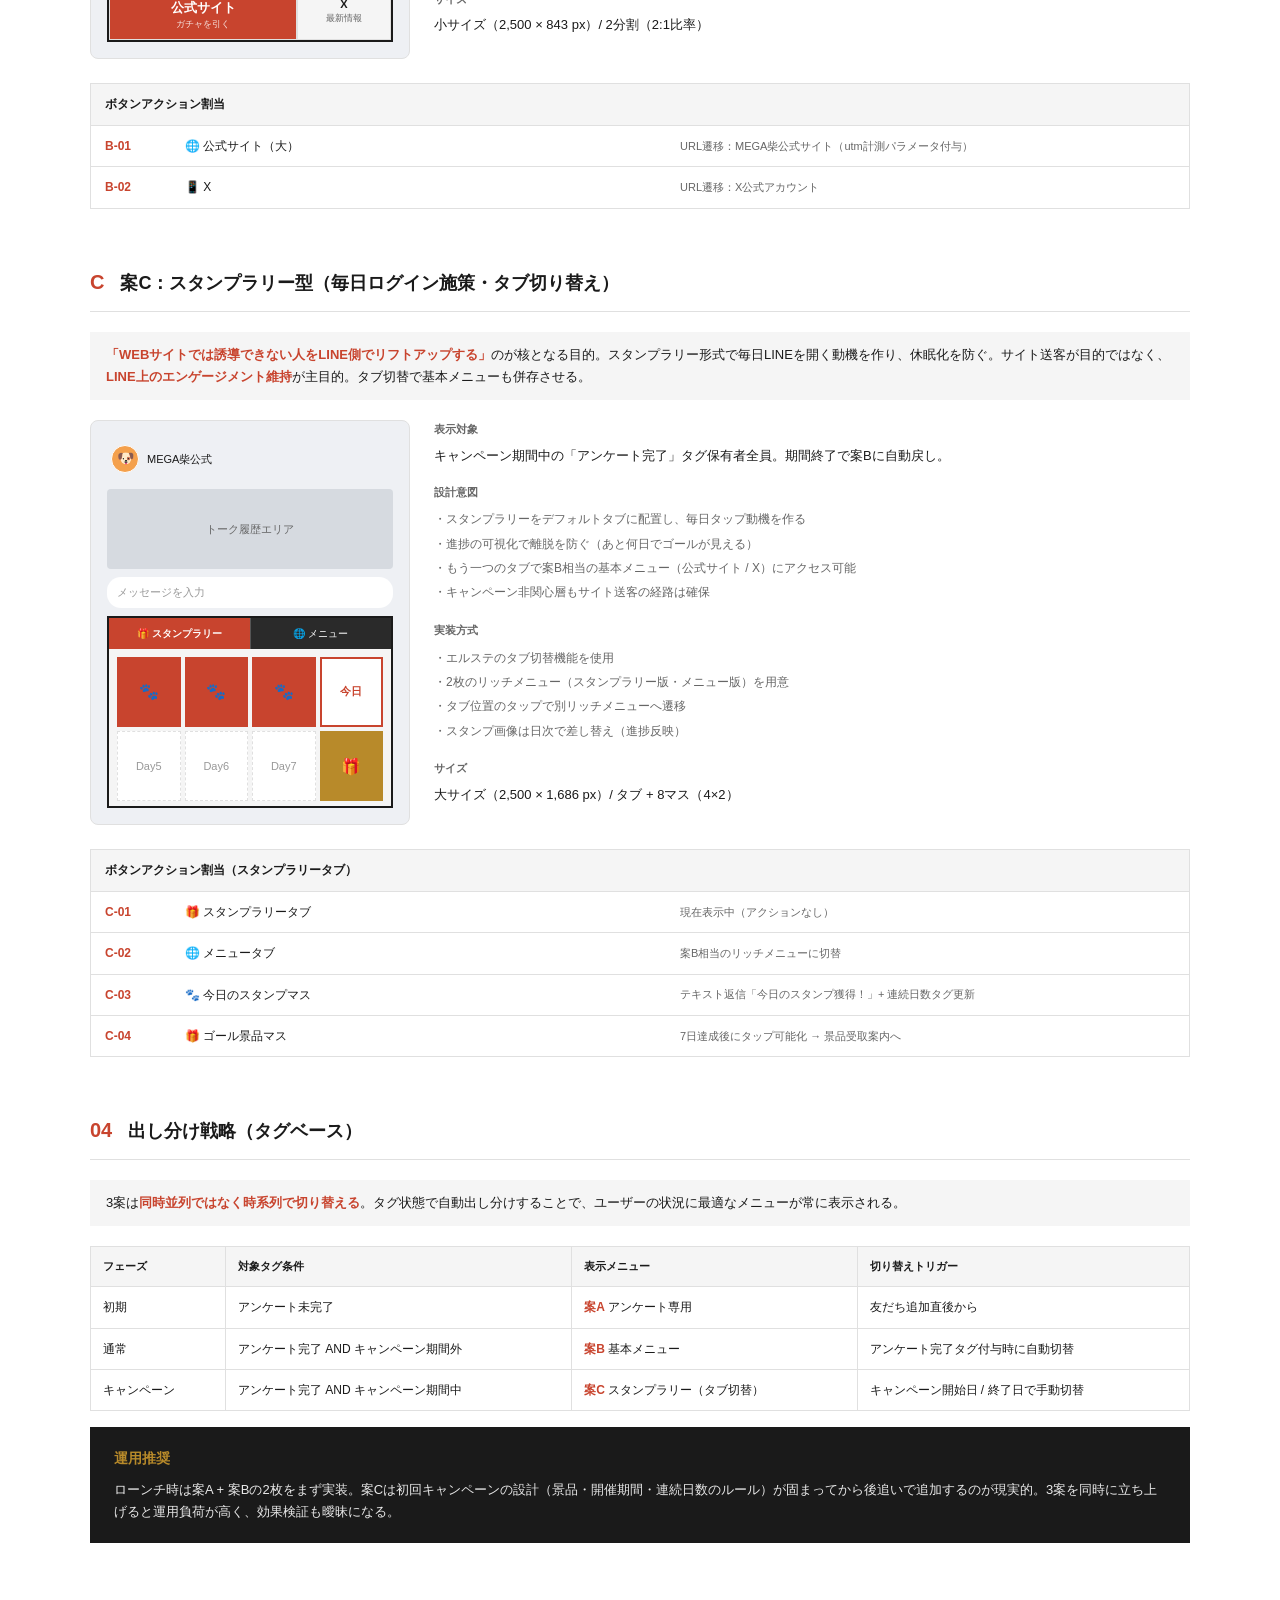
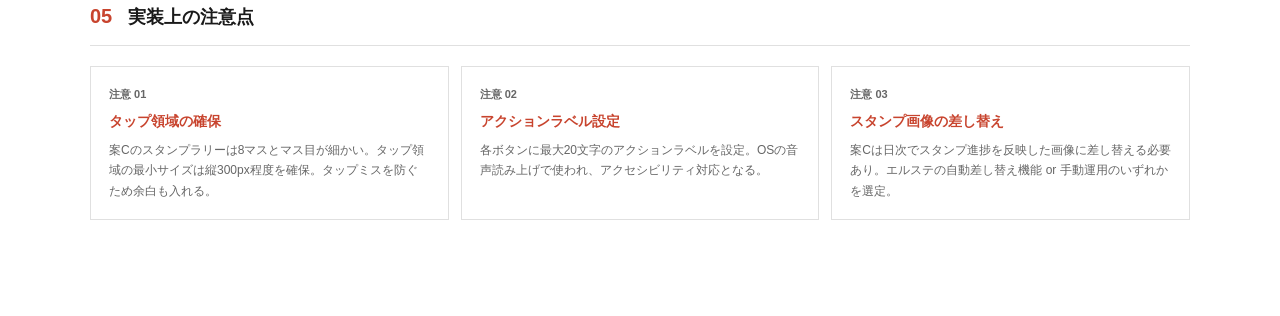
<file: mega/line_richmenu.html>
<!DOCTYPE html>
<html lang="ja">
<head>
<meta charset="UTF-8">
<meta name="viewport" content="width=device-width, initial-scale=1.0">
<title>リッチメニュー構成案</title>
<style>
  :root {
    --ink: #1a1a1a;
    --paper: #ffffff;
    --paper-2: #f5f5f5;
    --accent: #c8442e;
    --teal: #1d5e6e;
    --mustard: #b88a2a;
    --gray-1: #666;
    --gray-2: #999;
    --line: #e0e0e0;
    --line-green: #06c755;
  }
  * { box-sizing: border-box; margin: 0; padding: 0; }
  body {
    background: var(--paper);
    color: var(--ink);
    font-family: 'Hiragino Kaku Gothic ProN', 'Hiragino Sans', 'Yu Gothic', Meiryo, sans-serif;
    font-size: 14px;
    line-height: 1.7;
    padding: 40px 32px;
  }
  .container { max-width: 1100px; margin: 0 auto; }

  .header {
    border-bottom: 2px solid var(--ink);
    padding-bottom: 20px;
    margin-bottom: 40px;
  }
  .header .eyebrow {
    font-size: 12px;
    color: var(--gray-1);
    margin-bottom: 8px;
  }
  .header h1 {
    font-size: 24px;
    font-weight: 700;
  }
  .header .meta {
    font-size: 12px;
    color: var(--gray-1);
    margin-top: 8px;
  }

  /* Spec block */
  .spec-section {
    background: var(--paper-2);
    padding: 20px 24px;
    margin-bottom: 40px;
    border-left: 3px solid var(--accent);
  }
  .spec-section h2 {
    font-size: 15px;
    font-weight: 700;
    margin-bottom: 12px;
  }
  .spec-grid {
    display: grid;
    grid-template-columns: repeat(3, 1fr);
    gap: 12px;
  }
  .spec-item {
    background: white;
    padding: 12px 14px;
    border: 1px solid var(--line);
  }
  .spec-item .spec-label {
    font-size: 11px;
    color: var(--gray-1);
    font-weight: 700;
    margin-bottom: 4px;
  }
  .spec-item .spec-val {
    font-size: 13px;
    color: var(--ink);
  }

  /* Section */
  .section { margin-bottom: 56px; }
  .section-header {
    border-bottom: 1px solid var(--line);
    padding-bottom: 12px;
    margin-bottom: 20px;
    display: flex;
    align-items: baseline;
    gap: 16px;
  }
  .section-num {
    font-size: 20px;
    font-weight: 700;
    color: var(--accent);
  }
  .section-header h2 {
    font-size: 18px;
    font-weight: 700;
  }
  .section-lead {
    background: var(--paper-2);
    padding: 12px 16px;
    margin-bottom: 20px;
    font-size: 13px;
    color: var(--ink);
  }
  .section-lead strong { color: var(--accent); font-weight: 700; }

  /* Layout: wire + info side by side */
  .pattern-body {
    display: grid;
    grid-template-columns: 320px 1fr;
    gap: 24px;
    margin-bottom: 24px;
  }

  /* LINE mockup container */
  .line-mockup {
    background: #eef0f4;
    padding: 16px;
    border-radius: 8px;
    border: 1px solid var(--line);
  }
  .line-mockup .mock-header {
    display: flex;
    align-items: center;
    gap: 8px;
    padding: 8px 4px;
    margin-bottom: 8px;
  }
  .line-mockup .mock-avatar {
    width: 28px;
    height: 28px;
    border-radius: 50%;
    background: #f4a04c;
    display: flex;
    align-items: center;
    justify-content: center;
    font-size: 14px;
    border: 1px solid white;
  }
  .line-mockup .mock-account-name {
    font-size: 11px;
    color: var(--ink);
    font-weight: 500;
  }
  .line-mockup .mock-area {
    background: #d6dae0;
    height: 80px;
    border-radius: 4px;
    margin-bottom: 8px;
    display: flex;
    align-items: center;
    justify-content: center;
    color: var(--gray-1);
    font-size: 11px;
  }
  .line-mockup .mock-input {
    background: white;
    padding: 6px 10px;
    border-radius: 14px;
    font-size: 11px;
    color: var(--gray-2);
    margin-bottom: 8px;
  }

  /* Rich menu wire */
  .rich-wire {
    background: white;
    border: 2px solid var(--ink);
    overflow: hidden;
  }
  .rich-wire.large {
    aspect-ratio: 2500 / 1686;
  }
  .rich-wire.small {
    aspect-ratio: 2500 / 843;
  }
  .rich-wire .cell {
    border: 1px solid var(--line);
    padding: 6px;
    display: flex;
    flex-direction: column;
    justify-content: center;
    align-items: center;
    text-align: center;
    font-size: 11px;
    line-height: 1.3;
    background: white;
    overflow: hidden;
  }
  .rich-wire .cell .cell-icon {
    font-size: 22px;
    margin-bottom: 4px;
  }
  .rich-wire .cell .cell-label {
    font-size: 11px;
    font-weight: 700;
    color: var(--ink);
  }
  .rich-wire .cell .cell-sub {
    font-size: 9px;
    color: var(--gray-1);
    margin-top: 2px;
  }
  .rich-wire .cell.primary { background: var(--accent); color: white; }
  .rich-wire .cell.primary .cell-label,
  .rich-wire .cell.primary .cell-sub { color: white; }
  .rich-wire .cell.primary .cell-sub { color: rgba(255,255,255,0.85); }
  .rich-wire .cell.secondary { background: var(--paper-2); }
  .rich-wire .cell.full-hero {
    background: var(--accent);
    color: white;
    height: 100%;
    padding: 20px;
  }
  .rich-wire .cell.full-hero .cell-icon {
    font-size: 40px;
    margin-bottom: 10px;
  }
  .rich-wire .cell.full-hero .cell-label {
    color: white;
    font-size: 16px;
    margin-bottom: 6px;
  }
  .rich-wire .cell.full-hero .cell-sub {
    color: rgba(255,255,255,0.85);
    font-size: 11px;
  }
  .rich-wire .cell.bigger .cell-icon {
    font-size: 28px;
    margin-bottom: 6px;
  }
  .rich-wire .cell.bigger .cell-label {
    font-size: 13px;
  }

  /* Tab indicator (for C plan) */
  .tab-row {
    display: flex;
    background: #2a2a2a;
    color: white;
    font-size: 10px;
  }
  .tab-row .tab-item {
    flex: 1;
    padding: 7px 4px;
    text-align: center;
    border-right: 1px solid #555;
  }
  .tab-row .tab-item:last-child { border-right: none; }
  .tab-row .tab-item.active {
    background: var(--accent);
    font-weight: 700;
  }

  /* Stamp grid */
  .stamp-grid {
    display: grid;
    grid-template-columns: repeat(4, 1fr);
    grid-template-rows: 1fr 1fr;
    gap: 4px;
    padding: 8px;
    background: var(--paper-2);
    height: 100%;
  }
  .stamp-cell {
    background: white;
    border: 1px dashed var(--line);
    display: flex;
    align-items: center;
    justify-content: center;
    font-size: 11px;
    color: var(--gray-2);
    position: relative;
  }
  .stamp-cell.stamped {
    background: var(--accent);
    color: white;
    border-style: solid;
    border-color: var(--accent);
    font-weight: 700;
    font-size: 16px;
  }
  .stamp-cell.today {
    background: white;
    border: 2px solid var(--accent);
    color: var(--accent);
    font-weight: 700;
  }
  .stamp-cell.goal {
    background: var(--mustard);
    color: white;
    border-color: var(--mustard);
    font-weight: 700;
    font-size: 16px;
  }

  /* Grid patterns */
  .grid-1x1 {
    height: 100%;
  }
  /* 2:1 ratio = 2/3 + 1/3 */
  .grid-2-1 {
    display: grid;
    grid-template-columns: 2fr 1fr;
    grid-template-rows: 1fr;
    gap: 0;
    height: 100%;
  }

  /* Info side */
  .pattern-info .info-block {
    margin-bottom: 16px;
  }
  .pattern-info .info-block:last-child { margin-bottom: 0; }
  .pattern-info .info-label {
    font-size: 11px;
    color: var(--gray-1);
    font-weight: 700;
    margin-bottom: 6px;
  }
  .pattern-info .info-text {
    font-size: 13px;
    color: var(--ink);
    line-height: 1.7;
  }
  .pattern-info .info-list {
    list-style: none;
  }
  .pattern-info .info-list li {
    padding: 2px 0;
    padding-left: 12px;
    position: relative;
    font-size: 12px;
    color: var(--gray-1);
  }
  .pattern-info .info-list li::before {
    content: '・';
    position: absolute;
    left: 0;
  }

  /* Action mapping table */
  .action-table {
    background: white;
    border: 1px solid var(--line);
    margin-top: 16px;
    overflow: hidden;
  }
  .action-table .at-head {
    background: var(--paper-2);
    padding: 10px 14px;
    font-size: 12px;
    font-weight: 700;
    border-bottom: 1px solid var(--line);
  }
  .action-table .at-row {
    display: grid;
    grid-template-columns: 80px 1fr 1fr;
    padding: 10px 14px;
    border-bottom: 1px solid var(--line);
    font-size: 12px;
    align-items: center;
  }
  .action-table .at-row:last-child { border-bottom: none; }
  .action-table .at-row .at-id {
    font-weight: 700;
    color: var(--accent);
  }
  .action-table .at-row .at-label {
    font-weight: 500;
  }
  .action-table .at-row .at-action {
    color: var(--gray-1);
    font-size: 11px;
  }

  /* Compare table */
  .compare-table {
    width: 100%;
    border-collapse: collapse;
    margin-top: 16px;
    font-size: 12px;
  }
  .compare-table th, .compare-table td {
    padding: 10px 12px;
    border: 1px solid var(--line);
    text-align: left;
    vertical-align: top;
  }
  .compare-table th {
    background: var(--paper-2);
    font-weight: 700;
    font-size: 11px;
  }
  .compare-table td .check { color: var(--accent); font-weight: 700; }

  /* Recommendation */
  .recommend-box {
    background: var(--ink);
    color: white;
    padding: 20px 24px;
    margin-top: 16px;
  }
  .recommend-box h3 {
    font-size: 14px;
    color: var(--mustard);
    margin-bottom: 8px;
  }
  .recommend-box p {
    font-size: 13px;
    line-height: 1.7;
    color: rgba(255,255,255,0.9);
  }

  /* Notes */
  .notes-grid {
    display: grid;
    grid-template-columns: 1fr 1fr 1fr;
    gap: 12px;
  }
  .note-card {
    background: white;
    border: 1px solid var(--line);
    padding: 18px;
  }
  .note-card .note-label {
    font-size: 11px;
    color: var(--gray-1);
    font-weight: 700;
    margin-bottom: 6px;
  }
  .note-card h3 {
    font-size: 14px;
    font-weight: 700;
    color: var(--accent);
    margin-bottom: 6px;
  }
  .note-card p {
    font-size: 12px;
    color: var(--gray-1);
    line-height: 1.7;
  }

  @media (max-width: 900px) {
    body { padding: 24px 16px; }
    .spec-grid, .notes-grid { grid-template-columns: 1fr; }
    .pattern-body { grid-template-columns: 1fr; }
    .action-table .at-row { grid-template-columns: 1fr; gap: 4px; }
  }
</style>
</head>
<body>
<div class="container">

  <header class="header">
    <div class="eyebrow">リッチメニュー構成案</div>
    <h1>リッチメニュー ワイヤーフレーム3案</h1>
    <div class="meta">クライアント: MEGA柴 / 2026.05 / v1.2</div>
  </header>

  <!-- Spec section -->
  <section class="spec-section">
    <h2>リッチメニュー基本仕様</h2>
    <div class="spec-grid">
      <div class="spec-item">
        <div class="spec-label">推奨サイズ（大）</div>
        <div class="spec-val">2,500 × 1,686 px</div>
      </div>
      <div class="spec-item">
        <div class="spec-label">推奨サイズ（小）</div>
        <div class="spec-val">2,500 × 843 px</div>
      </div>
      <div class="spec-item">
        <div class="spec-label">ファイル仕様</div>
        <div class="spec-val">JPG / PNG / 1MB以内</div>
      </div>
      <div class="spec-item">
        <div class="spec-label">大の分割数</div>
        <div class="spec-val">最大6分割</div>
      </div>
      <div class="spec-item">
        <div class="spec-label">小の分割数</div>
        <div class="spec-val">最大3分割</div>
      </div>
      <div class="spec-item">
        <div class="spec-label">タブ切り替え</div>
        <div class="spec-val">エルステで実現可</div>
      </div>
    </div>
  </section>

  <!-- Pattern A -->
  <section class="section">
    <div class="section-header">
      <div class="section-num">A</div>
      <h2>案A：アンケート専用（ローンチ初期限定）</h2>
    </div>
    <div class="section-lead">
      アンケート未回答者向け。<strong>他のボタンは一切配置せず、画面全面でアンケート回答のみを訴求</strong>。回答率を最大化するため、寄り道を完全に排除する。完了タグが付いた瞬間に案Bに自動切り替え。
    </div>

    <div class="pattern-body">
      <div class="line-mockup">
        <div class="mock-header">
          <div class="mock-avatar">🐶</div>
          <div class="mock-account-name">MEGA柴公式</div>
        </div>
        <div class="mock-area">トーク履歴エリア</div>
        <div class="mock-input">メッセージを入力</div>
        <div class="rich-wire large">
          <div class="grid-1x1">
            <div class="cell full-hero">
              <div class="cell-icon">🎯</div>
              <div class="cell-label">3問のアンケートに回答する</div>
              <div class="cell-sub">ビンゴ参加権 / クーポンGET</div>
            </div>
          </div>
        </div>
      </div>

      <div class="pattern-info">
        <div class="info-block">
          <div class="info-label">表示対象</div>
          <div class="info-text">「アンケート未完了」タグ保有者のみ。完了タグが付いた瞬間に案Bへ自動切り替え。</div>
        </div>
        <div class="info-block">
          <div class="info-label">設計意図</div>
          <ul class="info-list">
            <li>選択肢を1つに絞り、確実にアンケートまで到達させる</li>
            <li>SNSや公式サイトへの脇道を作らない（離脱抑止）</li>
            <li>あいさつメッセを見逃した人でも、トーク画面を開く度にアンケートが目に入る</li>
          </ul>
        </div>
        <div class="info-block">
          <div class="info-label">想定運用期間</div>
          <div class="info-text">アンケート未完了タグが残っている間。完了率が一定水準に達した段階で案B切替対象を拡大。</div>
        </div>
        <div class="info-block">
          <div class="info-label">サイズ</div>
          <div class="info-text">大サイズ（2,500 × 1,686 px）/ 1ボタン全面</div>
        </div>
      </div>
    </div>

    <div class="action-table">
      <div class="at-head">ボタンアクション割当</div>
      <div class="at-row">
        <div class="at-id">A-01</div>
        <div class="at-label">🎯 3問のアンケートに回答する</div>
        <div class="at-action">URL遷移：エルステ回答フォーム</div>
      </div>
    </div>
  </section>

  <!-- Pattern B -->
  <section class="section">
    <div class="section-header">
      <div class="section-num">B</div>
      <h2>案B：基本メニュー（恒常運用）</h2>
    </div>
    <div class="section-lead">
      アンケート完了後・通常運用時のデフォルトメニュー。<strong>公式サイト誘導を2:1で大きく配置</strong>し、サイト送客を最優先。Xはサブ的に配置。ライブ配信は不定期のため恒常メニューに含めず、開催時のみリッチメッセージで都度告知する運用とする。
    </div>

    <div class="pattern-body">
      <div class="line-mockup">
        <div class="mock-header">
          <div class="mock-avatar">🐶</div>
          <div class="mock-account-name">MEGA柴公式</div>
        </div>
        <div class="mock-area">トーク履歴エリア</div>
        <div class="mock-input">メッセージを入力</div>
        <div class="rich-wire small">
          <div class="grid-2-1">
            <div class="cell primary bigger">
              <div class="cell-icon">🌐</div>
              <div class="cell-label">公式サイト</div>
              <div class="cell-sub">ガチャを引く</div>
            </div>
            <div class="cell secondary">
              <div class="cell-icon">📱</div>
              <div class="cell-label">X</div>
              <div class="cell-sub">最新情報</div>
            </div>
          </div>
        </div>
      </div>

      <div class="pattern-info">
        <div class="info-block">
          <div class="info-label">表示対象</div>
          <div class="info-text">「アンケート完了」タグ保有者全員。デフォルトメニュー。</div>
        </div>
        <div class="info-block">
          <div class="info-label">設計意図</div>
          <ul class="info-list">
            <li>公式サイト：X = 2:1の比率でサイト誘導を最優先に視認化</li>
            <li>サイト送客が最重要KPIなのでファーストタップを誘導</li>
            <li>ライブ配信は不定期のため、開催時のみリッチメッセージで都度告知する運用</li>
          </ul>
        </div>
        <div class="info-block">
          <div class="info-label">想定運用期間</div>
          <div class="info-text">恒常運用。キャンペーン期間中は案Cに一時切り替え。</div>
        </div>
        <div class="info-block">
          <div class="info-label">サイズ</div>
          <div class="info-text">小サイズ（2,500 × 843 px）/ 2分割（2:1比率）</div>
        </div>
      </div>
    </div>

    <div class="action-table">
      <div class="at-head">ボタンアクション割当</div>
      <div class="at-row">
        <div class="at-id">B-01</div>
        <div class="at-label">🌐 公式サイト（大）</div>
        <div class="at-action">URL遷移：MEGA柴公式サイト（utm計測パラメータ付与）</div>
      </div>
      <div class="at-row">
        <div class="at-id">B-02</div>
        <div class="at-label">📱 X</div>
        <div class="at-action">URL遷移：X公式アカウント</div>
      </div>
    </div>
  </section>

  <!-- Pattern C -->
  <section class="section">
    <div class="section-header">
      <div class="section-num">C</div>
      <h2>案C：スタンプラリー型（毎日ログイン施策・タブ切り替え）</h2>
    </div>
    <div class="section-lead">
      <strong>「WEBサイトでは誘導できない人をLINE側でリフトアップする」</strong>のが核となる目的。スタンプラリー形式で毎日LINEを開く動機を作り、休眠化を防ぐ。サイト送客が目的ではなく、<strong>LINE上のエンゲージメント維持</strong>が主目的。タブ切替で基本メニューも併存させる。
    </div>

    <div class="pattern-body">
      <div class="line-mockup">
        <div class="mock-header">
          <div class="mock-avatar">🐶</div>
          <div class="mock-account-name">MEGA柴公式</div>
        </div>
        <div class="mock-area">トーク履歴エリア</div>
        <div class="mock-input">メッセージを入力</div>
        <div class="rich-wire large">
          <div class="tab-row">
            <div class="tab-item active">🎁 スタンプラリー</div>
            <div class="tab-item">🌐 メニュー</div>
          </div>
          <div class="stamp-grid" style="height: calc(100% - 28px);">
            <div class="stamp-cell stamped">🐾</div>
            <div class="stamp-cell stamped">🐾</div>
            <div class="stamp-cell stamped">🐾</div>
            <div class="stamp-cell today">今日</div>
            <div class="stamp-cell">Day5</div>
            <div class="stamp-cell">Day6</div>
            <div class="stamp-cell">Day7</div>
            <div class="stamp-cell goal">🎁</div>
          </div>
        </div>
      </div>

      <div class="pattern-info">
        <div class="info-block">
          <div class="info-label">表示対象</div>
          <div class="info-text">キャンペーン期間中の「アンケート完了」タグ保有者全員。期間終了で案Bに自動戻し。</div>
        </div>
        <div class="info-block">
          <div class="info-label">設計意図</div>
          <ul class="info-list">
            <li>スタンプラリーをデフォルトタブに配置し、毎日タップ動機を作る</li>
            <li>進捗の可視化で離脱を防ぐ（あと何日でゴールが見える）</li>
            <li>もう一つのタブで案B相当の基本メニュー（公式サイト / X）にアクセス可能</li>
            <li>キャンペーン非関心層もサイト送客の経路は確保</li>
          </ul>
        </div>
        <div class="info-block">
          <div class="info-label">実装方式</div>
          <ul class="info-list">
            <li>エルステのタブ切替機能を使用</li>
            <li>2枚のリッチメニュー（スタンプラリー版・メニュー版）を用意</li>
            <li>タブ位置のタップで別リッチメニューへ遷移</li>
            <li>スタンプ画像は日次で差し替え（進捗反映）</li>
          </ul>
        </div>
        <div class="info-block">
          <div class="info-label">サイズ</div>
          <div class="info-text">大サイズ（2,500 × 1,686 px）/ タブ + 8マス（4×2）</div>
        </div>
      </div>
    </div>

    <div class="action-table">
      <div class="at-head">ボタンアクション割当（スタンプラリータブ）</div>
      <div class="at-row">
        <div class="at-id">C-01</div>
        <div class="at-label">🎁 スタンプラリータブ</div>
        <div class="at-action">現在表示中（アクションなし）</div>
      </div>
      <div class="at-row">
        <div class="at-id">C-02</div>
        <div class="at-label">🌐 メニュータブ</div>
        <div class="at-action">案B相当のリッチメニューに切替</div>
      </div>
      <div class="at-row">
        <div class="at-id">C-03</div>
        <div class="at-label">🐾 今日のスタンプマス</div>
        <div class="at-action">テキスト返信「今日のスタンプ獲得！」+ 連続日数タグ更新</div>
      </div>
      <div class="at-row">
        <div class="at-id">C-04</div>
        <div class="at-label">🎁 ゴール景品マス</div>
        <div class="at-action">7日達成後にタップ可能化 → 景品受取案内へ</div>
      </div>
    </div>
  </section>

  <!-- Switching strategy -->
  <section class="section">
    <div class="section-header">
      <div class="section-num">04</div>
      <h2>出し分け戦略（タグベース）</h2>
    </div>
    <div class="section-lead">
      3案は<strong>同時並列ではなく時系列で切り替える</strong>。タグ状態で自動出し分けすることで、ユーザーの状況に最適なメニューが常に表示される。
    </div>

    <table class="compare-table">
      <thead>
        <tr>
          <th>フェーズ</th>
          <th>対象タグ条件</th>
          <th>表示メニュー</th>
          <th>切り替えトリガー</th>
        </tr>
      </thead>
      <tbody>
        <tr>
          <td>初期</td>
          <td>アンケート未完了</td>
          <td><span class="check">案A</span> アンケート専用</td>
          <td>友だち追加直後から</td>
        </tr>
        <tr>
          <td>通常</td>
          <td>アンケート完了 AND キャンペーン期間外</td>
          <td><span class="check">案B</span> 基本メニュー</td>
          <td>アンケート完了タグ付与時に自動切替</td>
        </tr>
        <tr>
          <td>キャンペーン</td>
          <td>アンケート完了 AND キャンペーン期間中</td>
          <td><span class="check">案C</span> スタンプラリー（タブ切替）</td>
          <td>キャンペーン開始日 / 終了日で手動切替</td>
        </tr>
      </tbody>
    </table>

    <div class="recommend-box">
      <h3>運用推奨</h3>
      <p>ローンチ時は案A + 案Bの2枚をまず実装。案Cは初回キャンペーンの設計（景品・開催期間・連続日数のルール）が固まってから後追いで追加するのが現実的。3案を同時に立ち上げると運用負荷が高く、効果検証も曖昧になる。</p>
    </div>
  </section>

  <!-- Notes -->
  <section class="section">
    <div class="section-header">
      <div class="section-num">05</div>
      <h2>実装上の注意点</h2>
    </div>

    <div class="notes-grid">
      <div class="note-card">
        <div class="note-label">注意 01</div>
        <h3>タップ領域の確保</h3>
        <p>案Cのスタンプラリーは8マスとマス目が細かい。タップ領域の最小サイズは縦300px程度を確保。タップミスを防ぐため余白も入れる。</p>
      </div>
      <div class="note-card">
        <div class="note-label">注意 02</div>
        <h3>アクションラベル設定</h3>
        <p>各ボタンに最大20文字のアクションラベルを設定。OSの音声読み上げで使われ、アクセシビリティ対応となる。</p>
      </div>
      <div class="note-card">
        <div class="note-label">注意 03</div>
        <h3>スタンプ画像の差し替え</h3>
        <p>案Cは日次でスタンプ進捗を反映した画像に差し替える必要あり。エルステの自動差し替え機能 or 手動運用のいずれかを選定。</p>
      </div>
    </div>
  </section>

</div>
</body>
</html>
</file>
